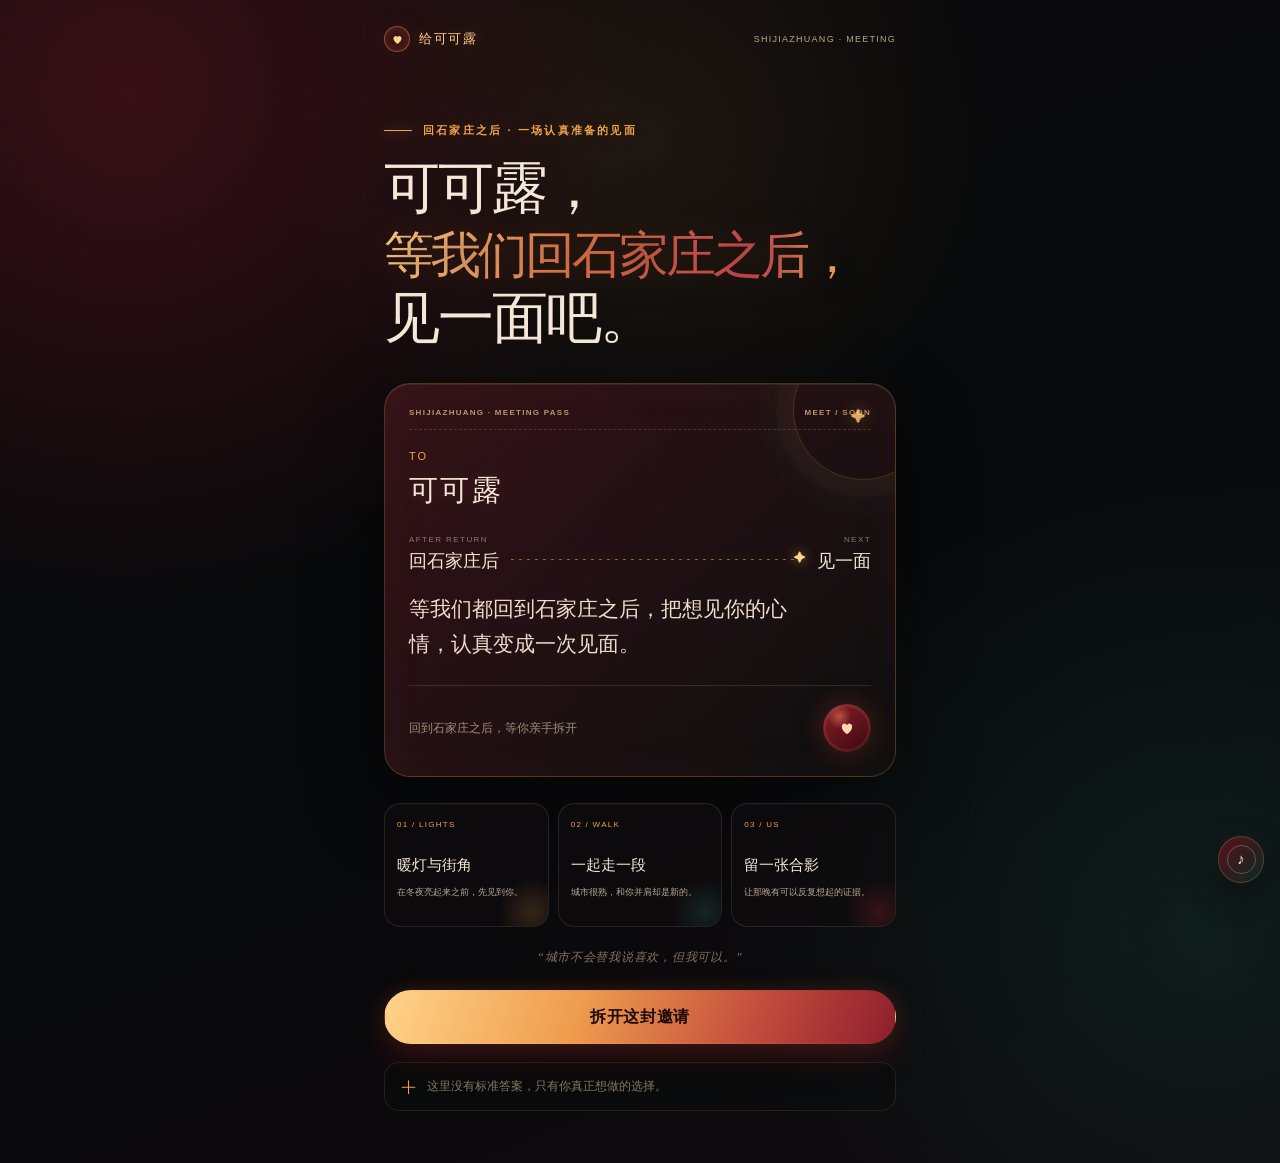
<file: index.html>
<!doctype html>
<html lang="zh-CN">
  <head>
    <meta charset="UTF-8" />
    <meta name="viewport" content="width=device-width, initial-scale=1, viewport-fit=cover" />
    <meta name="theme-color" content="#09090b" />
    <meta
      name="description"
      content="回石家庄之后，给可可露的一封电影感见面邀请。"
    />
    <title>回石家庄之后 · 给可可露的见面邀请</title>
    <style>
      :root {
        --paper: #08090b;
        --paper-deep: #1a1113;
        --ink: #f5e8d8;
        --muted: #bba59d;
        --wine: #8d1c2b;
        --wine-dark: #3c0710;
        --pine: #1e5a4e;
        --pine-dark: #0b2b27;
        --rose: #d56067;
        --rose-light: #27302c;
        --gold: #f0a34a;
        --gold-light: #ffd58b;
        --white: #171214;
        --line: rgba(255, 232, 205, 0.14);
        --shadow: 0 28px 80px rgba(0, 0, 0, 0.48);
        --serif: "Songti SC", "STSong", "Noto Serif SC", "SimSun", serif;
        --sans: "PingFang SC", "Microsoft YaHei", "Noto Sans SC", sans-serif;
      }

      * {
        box-sizing: border-box;
      }

      html {
        background: #070809;
        color: var(--ink);
        font-family: var(--sans);
        -webkit-font-smoothing: antialiased;
        text-rendering: optimizeLegibility;
      }

      body {
        min-width: 320px;
        min-height: 100svh;
        margin: 0;
        overflow-x: hidden;
        background:
          radial-gradient(circle at 10% 8%, rgba(142, 28, 43, 0.34), transparent 32rem),
          radial-gradient(circle at 94% 80%, rgba(21, 91, 79, 0.24), transparent 30rem),
          radial-gradient(circle at 50% 12%, rgba(240, 163, 74, 0.09), transparent 22rem),
          linear-gradient(158deg, #0b090b 0%, #07090a 54%, #10090d 100%);
      }

      body::before {
        position: fixed;
        inset: 0;
        z-index: 6;
        content: "";
        opacity: 0.16;
        mix-blend-mode: soft-light;
        pointer-events: none;
        background-image: url("data:image/svg+xml,%3Csvg viewBox='0 0 180 180' xmlns='http://www.w3.org/2000/svg'%3E%3Cfilter id='n'%3E%3CfeTurbulence type='fractalNoise' baseFrequency='.9' numOctaves='3' stitchTiles='stitch'/%3E%3C/filter%3E%3Crect width='100%25' height='100%25' filter='url(%23n)' opacity='.16'/%3E%3C/svg%3E");
      }

      button,
      input,
      textarea {
        font: inherit;
      }

      button {
        -webkit-tap-highlight-color: transparent;
      }

      button:focus-visible,
      input:focus-visible,
      textarea:focus-visible {
        outline: 3px solid rgba(127, 38, 62, 0.32);
        outline-offset: 3px;
      }

      .ambient {
        position: fixed;
        inset: 0;
        z-index: -1;
        overflow: hidden;
        pointer-events: none;
      }

      .halo {
        position: absolute;
        width: 34rem;
        height: 34rem;
        border: 1px solid rgba(40, 82, 67, 0.1);
        border-radius: 50%;
      }

      .halo--one {
        top: -22rem;
        right: -13rem;
      }

      .halo--two {
        bottom: -25rem;
        left: -16rem;
        width: 42rem;
        height: 42rem;
      }

      .petal {
        position: absolute;
        width: 9px;
        height: 16px;
        border-radius: 100% 0 100% 0;
        background: rgba(185, 91, 105, 0.22);
        animation: drift 12s linear infinite;
      }

      .petal:nth-child(3) {
        top: 10%;
        left: 8%;
        animation-delay: -3s;
      }

      .petal:nth-child(4) {
        top: 28%;
        right: 8%;
        transform: rotate(35deg);
        animation-delay: -7s;
      }

      .petal:nth-child(5) {
        top: 68%;
        left: 12%;
        transform: rotate(-22deg);
        animation-delay: -9s;
      }

      .petal:nth-child(6) {
        top: 80%;
        right: 16%;
        animation-delay: -5s;
      }

      .snow {
        position: absolute;
        width: 5px;
        height: 5px;
        border-radius: 50%;
        background: rgba(255, 253, 247, 0.9);
        box-shadow: 0 0 12px rgba(184, 134, 78, 0.4);
        animation: snow-drift 9s ease-in-out infinite;
      }

      .snow:nth-child(7) {
        top: 13%;
        left: 20%;
        animation-delay: -2s;
      }

      .snow:nth-child(8) {
        top: 19%;
        right: 17%;
        width: 4px;
        height: 4px;
        animation-delay: -6s;
      }

      .snow:nth-child(9) {
        top: 37%;
        left: 7%;
        width: 3px;
        height: 3px;
        animation-delay: -4s;
      }

      .snow:nth-child(10) {
        top: 51%;
        right: 7%;
        animation-delay: -8s;
      }

      .snow:nth-child(11) {
        top: 64%;
        left: 17%;
        width: 4px;
        height: 4px;
        animation-delay: -1s;
      }

      .snow:nth-child(12) {
        top: 76%;
        right: 20%;
        width: 3px;
        height: 3px;
        animation-delay: -5s;
      }

      @keyframes drift {
        0%,
        100% {
          translate: 0 0;
          rotate: 0deg;
        }
        50% {
          translate: 16px 24px;
          rotate: 28deg;
        }
      }

      @keyframes snow-drift {
        0%,
        100% {
          opacity: 0.45;
          translate: 0 0;
        }
        50% {
          opacity: 1;
          translate: 10px 28px;
        }
      }

      .app {
        width: min(100%, 560px);
        min-height: 100svh;
        margin: 0 auto;
        padding:
          max(18px, env(safe-area-inset-top))
          max(18px, env(safe-area-inset-right))
          max(24px, env(safe-area-inset-bottom))
          max(18px, env(safe-area-inset-left));
        display: flex;
        flex-direction: column;
      }

      .topbar {
        display: flex;
        align-items: center;
        justify-content: space-between;
        min-height: 42px;
        color: var(--muted);
        font-size: 11px;
        letter-spacing: 0.18em;
        text-transform: uppercase;
      }

      .brand {
        display: inline-flex;
        align-items: center;
        gap: 9px;
        color: var(--wine);
        font-family: var(--serif);
        font-size: 13px;
        letter-spacing: 0.12em;
      }

      .brand-mark {
        display: grid;
        width: 26px;
        height: 26px;
        place-items: center;
        border: 1px solid rgba(127, 38, 62, 0.28);
        border-radius: 50%;
      }

      .brand-mark svg {
        width: 13px;
      }

      .edition {
        white-space: nowrap;
      }

      .screen {
        width: 100%;
        flex: 1;
        padding: clamp(28px, 7vh, 72px) 0 28px;
      }

      .screen[hidden] {
        display: none;
      }

      .screen.is-entering {
        animation: enter 520ms cubic-bezier(0.22, 1, 0.36, 1) both;
      }

      @keyframes enter {
        from {
          opacity: 0;
          transform: translateY(14px);
        }
        to {
          opacity: 1;
          transform: translateY(0);
        }
      }

      .eyebrow {
        display: flex;
        align-items: center;
        gap: 11px;
        margin: 0 0 18px;
        color: var(--wine);
        font-size: 11px;
        font-weight: 700;
        letter-spacing: 0.2em;
      }

      .eyebrow::before {
        width: 28px;
        height: 1px;
        content: "";
        background: currentColor;
      }

      h1,
      h2,
      p {
        margin-top: 0;
      }

      h1,
      h2 {
        font-family: var(--serif);
        font-weight: 500;
        letter-spacing: -0.035em;
      }

      h1 {
        max-width: 9em;
        margin-bottom: 22px;
        font-size: clamp(42px, 11.5vw, 64px);
        line-height: 1.14;
      }

      h2 {
        margin-bottom: 14px;
        font-size: clamp(30px, 8.4vw, 43px);
        line-height: 1.22;
      }

      .accent {
        color: var(--pine);
      }

      .lead {
        max-width: 29rem;
        margin-bottom: 28px;
        color: var(--muted);
        font-size: 15px;
        line-height: 1.9;
      }

      .hero-card {
        position: relative;
        margin-top: 32px;
        padding: 28px 24px 24px;
        overflow: hidden;
        border: 1px solid rgba(127, 38, 62, 0.14);
        border-radius: 26px;
        background:
          linear-gradient(135deg, rgba(255, 255, 255, 0.78), rgba(255, 249, 242, 0.52)),
          var(--white);
        box-shadow: var(--shadow);
      }

      .hero-card::after {
        position: absolute;
        top: -44px;
        right: -38px;
        width: 138px;
        height: 138px;
        border: 1px solid rgba(184, 134, 78, 0.22);
        border-radius: 50%;
        content: "";
        box-shadow:
          0 0 0 17px rgba(184, 134, 78, 0.04),
          0 0 0 36px rgba(184, 134, 78, 0.025);
      }

      .hero-card::before {
        position: absolute;
        top: 25px;
        right: 28px;
        z-index: 1;
        color: var(--gold);
        content: "✦";
        font-family: var(--serif);
        font-size: 18px;
        opacity: 0.85;
      }

      .hero-to {
        margin-bottom: 18px;
        color: var(--wine);
        font-size: 11px;
        letter-spacing: 0.18em;
      }

      .hero-name {
        display: block;
        margin-top: 9px;
        font-family: var(--serif);
        font-size: 29px;
        letter-spacing: 0.08em;
      }

      .hero-line {
        max-width: 19em;
        margin: 0 0 24px;
        color: var(--ink);
        font-family: var(--serif);
        font-size: 21px;
        line-height: 1.65;
      }

      .signature {
        display: flex;
        align-items: center;
        justify-content: space-between;
        gap: 18px;
        padding-top: 18px;
        border-top: 1px solid var(--line);
        color: var(--muted);
        font-size: 12px;
      }

      .wax-seal {
        display: grid;
        width: 48px;
        height: 48px;
        flex: 0 0 auto;
        place-items: center;
        border-radius: 50%;
        color: #f6dbdc;
        background:
          radial-gradient(circle at 34% 26%, #a94759, transparent 25%),
          linear-gradient(145deg, #8c2a41, #611a2c);
        box-shadow:
          inset 0 0 0 3px rgba(255, 255, 255, 0.09),
          0 8px 20px rgba(91, 23, 41, 0.24);
      }

      .wax-seal svg {
        width: 20px;
      }

      .action-zone {
        margin-top: 30px;
      }

      .btn {
        width: 100%;
        min-height: 54px;
        padding: 14px 22px;
        border: 1px solid transparent;
        border-radius: 999px;
        cursor: pointer;
        transition:
          transform 180ms ease,
          background 180ms ease,
          border-color 180ms ease,
          box-shadow 180ms ease,
          opacity 180ms ease;
      }

      .btn:hover {
        transform: translateY(-1px);
      }

      .btn:active {
        transform: scale(0.985);
      }

      .btn:disabled {
        cursor: not-allowed;
        opacity: 0.42;
        transform: none;
      }

      .btn--primary {
        color: #fff9f4;
        background: linear-gradient(135deg, var(--wine), var(--pine-dark) 72%, var(--pine));
        box-shadow: 0 13px 30px rgba(91, 23, 41, 0.2);
        font-weight: 700;
        letter-spacing: 0.04em;
      }

      .btn--primary:hover {
        box-shadow: 0 16px 34px rgba(91, 23, 41, 0.26);
      }

      .btn--secondary {
        color: var(--wine);
        border-color: rgba(127, 38, 62, 0.2);
        background: rgba(255, 251, 246, 0.64);
      }

      .btn--ghost {
        min-height: auto;
        padding: 8px 10px;
        border: 0;
        color: var(--muted);
        background: transparent;
        font-size: 13px;
      }

      .button-stack {
        display: grid;
        gap: 11px;
        margin-top: 30px;
      }

      .button-row {
        display: flex;
        gap: 10px;
      }

      .button-row .btn {
        flex: 1;
      }

      .note {
        display: flex;
        gap: 10px;
        margin-top: 18px;
        padding: 13px 15px;
        border: 1px solid rgba(184, 134, 78, 0.15);
        border-radius: 15px;
        color: var(--muted);
        background: rgba(255, 250, 244, 0.5);
        font-size: 12px;
        line-height: 1.7;
      }

      .note svg {
        width: 17px;
        flex: 0 0 auto;
        margin-top: 2px;
        color: var(--gold);
      }

      .counter {
        display: inline-flex;
        align-items: center;
        gap: 7px;
        margin-bottom: 24px;
        padding: 7px 11px;
        border: 1px solid var(--line);
        border-radius: 999px;
        color: var(--muted);
        background: rgba(255, 255, 255, 0.38);
        font-size: 11px;
        letter-spacing: 0.08em;
      }

      .counter-dots {
        display: flex;
        gap: 4px;
      }

      .counter-dot {
        width: 5px;
        height: 5px;
        border-radius: 50%;
        background: rgba(127, 38, 62, 0.2);
      }

      .counter-dot.is-on {
        background: var(--wine);
      }

      .progress {
        display: flex;
        gap: 7px;
        margin-bottom: 30px;
      }

      .progress span {
        height: 3px;
        flex: 1;
        overflow: hidden;
        border-radius: 999px;
        background: rgba(127, 38, 62, 0.12);
      }

      .progress span::after {
        display: block;
        width: var(--fill, 0%);
        height: 100%;
        border-radius: inherit;
        content: "";
        background: linear-gradient(90deg, var(--rose), var(--wine));
        transition: width 350ms ease;
      }

      .step-label {
        margin-bottom: 10px;
        color: var(--gold);
        font-size: 11px;
        font-weight: 700;
        letter-spacing: 0.16em;
      }

      .hint {
        margin: -4px 0 24px;
        color: var(--muted);
        font-size: 13px;
        line-height: 1.7;
      }

      .choice-grid {
        display: grid;
        grid-template-columns: repeat(2, minmax(0, 1fr));
        gap: 11px;
        margin-top: 26px;
      }

      .choice-card {
        position: relative;
        min-height: 112px;
        padding: 18px 15px;
        overflow: hidden;
        text-align: left;
        border: 1px solid var(--line);
        border-radius: 19px;
        color: var(--ink);
        background: rgba(255, 252, 248, 0.62);
        cursor: pointer;
        transition:
          transform 180ms ease,
          border-color 180ms ease,
          background 180ms ease,
          box-shadow 180ms ease;
      }

      .choice-card:hover {
        transform: translateY(-2px);
        border-color: rgba(127, 38, 62, 0.28);
        box-shadow: 0 10px 24px rgba(74, 39, 37, 0.08);
      }

      .choice-card.is-selected {
        border-color: var(--wine);
        background:
          linear-gradient(145deg, rgba(255, 248, 245, 0.96), rgba(246, 226, 224, 0.76));
        box-shadow: 0 12px 28px rgba(91, 23, 41, 0.11);
      }

      .choice-card.is-selected::after {
        position: absolute;
        top: 12px;
        right: 12px;
        display: grid;
        width: 21px;
        height: 21px;
        place-items: center;
        border-radius: 50%;
        color: white;
        content: "✓";
        background: var(--wine);
        font-size: 11px;
        font-weight: 800;
      }

      .choice-icon {
        display: grid;
        width: 34px;
        height: 34px;
        margin-bottom: 18px;
        place-items: center;
        border-radius: 12px;
        color: var(--wine);
        background: rgba(217, 133, 144, 0.13);
      }

      .choice-icon svg {
        width: 18px;
        height: 18px;
      }

      .choice-title {
        display: block;
        margin-bottom: 5px;
        font-family: var(--serif);
        font-size: 17px;
        font-weight: 600;
      }

      .choice-desc {
        display: block;
        color: var(--muted);
        font-size: 11px;
        line-height: 1.5;
      }

      .pills {
        display: flex;
        flex-wrap: wrap;
        gap: 10px;
        margin: 24px 0 30px;
      }

      .pill {
        min-height: 45px;
        padding: 10px 16px;
        border: 1px solid var(--line);
        border-radius: 999px;
        color: var(--ink);
        background: rgba(255, 252, 248, 0.66);
        cursor: pointer;
        transition: 180ms ease;
      }

      .pill:hover {
        border-color: rgba(127, 38, 62, 0.3);
      }

      .pill.is-selected {
        color: white;
        border-color: var(--wine);
        background: var(--wine);
      }

      .field {
        width: 100%;
        min-height: 54px;
        padding: 14px 17px;
        margin-bottom: 14px;
        border: 1px solid var(--line);
        border-radius: 16px;
        color: var(--ink);
        background: rgba(255, 252, 248, 0.78);
      }

      .field::placeholder {
        color: #a28e87;
      }

      textarea.field {
        min-height: 150px;
        resize: vertical;
        line-height: 1.75;
      }

      .date-wrap {
        position: relative;
      }

      .date-wrap input {
        padding-right: 50px;
      }

      .date-wrap svg {
        position: absolute;
        top: 50%;
        right: 17px;
        width: 20px;
        color: var(--wine);
        pointer-events: none;
        transform: translateY(-50%);
      }

      .summary-card {
        position: relative;
        margin: 26px 0 18px;
        padding: 24px 22px;
        border: 1px solid rgba(127, 38, 62, 0.17);
        border-radius: 23px;
        background:
          linear-gradient(150deg, rgba(255, 255, 255, 0.88), rgba(250, 235, 226, 0.7)),
          var(--white);
        box-shadow: 0 18px 48px rgba(74, 39, 37, 0.09);
      }

      .summary-card::before {
        position: absolute;
        top: 14px;
        right: 14px;
        bottom: 14px;
        left: 14px;
        border: 1px solid rgba(184, 134, 78, 0.15);
        border-radius: 16px;
        content: "";
        pointer-events: none;
      }

      .summary-head {
        position: relative;
        margin-bottom: 21px;
        padding-bottom: 17px;
        border-bottom: 1px solid var(--line);
      }

      .summary-kicker {
        margin-bottom: 7px;
        color: var(--gold);
        font-size: 10px;
        font-weight: 700;
        letter-spacing: 0.18em;
      }

      .summary-title {
        margin: 0;
        font-family: var(--serif);
        font-size: 24px;
      }

      .summary-list {
        position: relative;
        display: grid;
        gap: 13px;
        margin: 0;
      }

      .summary-row {
        display: grid;
        grid-template-columns: 72px 1fr;
        gap: 10px;
        align-items: start;
      }

      .summary-row dt {
        color: var(--muted);
        font-size: 11px;
        letter-spacing: 0.08em;
      }

      .summary-row dd {
        margin: 0;
        font-size: 14px;
        font-weight: 600;
        line-height: 1.6;
      }

      .summary-promise {
        position: relative;
        margin: 22px 0 0;
        padding-top: 17px;
        border-top: 1px dashed rgba(127, 38, 62, 0.2);
        color: var(--wine);
        font-family: var(--serif);
        font-size: 14px;
        line-height: 1.7;
        text-align: center;
      }

      .final-decline {
        padding-top: 20px;
      }

      .decline-symbol {
        display: grid;
        width: 62px;
        height: 62px;
        margin-bottom: 24px;
        place-items: center;
        border: 1px solid rgba(127, 38, 62, 0.17);
        border-radius: 50%;
        color: var(--wine);
        background: rgba(255, 251, 246, 0.6);
      }

      .decline-symbol svg {
        width: 27px;
      }

      .toast {
        position: fixed;
        right: 20px;
        bottom: max(24px, env(safe-area-inset-bottom));
        left: 20px;
        z-index: 20;
        width: fit-content;
        max-width: calc(100% - 40px);
        margin: 0 auto;
        padding: 12px 18px;
        border: 1px solid rgba(255, 255, 255, 0.14);
        border-radius: 999px;
        color: #fff;
        background: rgba(52, 34, 31, 0.92);
        box-shadow: 0 12px 30px rgba(40, 20, 20, 0.24);
        font-size: 13px;
        opacity: 0;
        pointer-events: none;
        transform: translateY(10px);
        transition: 220ms ease;
      }

      .toast.is-visible {
        opacity: 1;
        transform: translateY(0);
      }

      .footer-note {
        padding: 18px 0 2px;
        color: rgba(128, 107, 100, 0.72);
        font-size: 10px;
        letter-spacing: 0.08em;
        text-align: center;
      }

      .music-dock {
        position: fixed;
        right: max(16px, env(safe-area-inset-right));
        bottom: max(17px, env(safe-area-inset-bottom));
        z-index: 18;
        display: flex;
        max-width: calc(100vw - 32px);
        flex-direction: column;
        align-items: flex-end;
        gap: 8px;
      }

      .music-toggle {
        display: flex;
        width: 46px;
        min-height: 46px;
        align-items: center;
        justify-content: center;
        gap: 10px;
        padding: 8px;
        border: 1px solid rgba(255, 248, 239, 0.34);
        border-radius: 999px;
        color: #fffaf4;
        background: linear-gradient(135deg, rgba(91, 23, 41, 0.96), rgba(24, 58, 47, 0.96));
        box-shadow: 0 12px 32px rgba(38, 24, 22, 0.25);
        cursor: pointer;
        backdrop-filter: blur(12px);
      }

      .music-note {
        position: relative;
        display: grid;
        width: 29px;
        height: 29px;
        flex: 0 0 auto;
        place-items: center;
        border: 1px solid rgba(255, 255, 255, 0.24);
        border-radius: 50%;
        font-family: var(--serif);
        font-size: 15px;
      }

      .music-note::after {
        position: absolute;
        inset: -4px;
        border: 1px solid rgba(235, 210, 173, 0.36);
        border-radius: 50%;
        content: "";
        opacity: 0;
      }

      .music-dock.is-open .music-note::after {
        animation: music-pulse 2.4s ease-out infinite;
      }

      @keyframes music-pulse {
        0% {
          opacity: 0.7;
          transform: scale(0.86);
        }
        80%,
        100% {
          opacity: 0;
          transform: scale(1.3);
        }
      }

      .music-meta {
        display: none;
        min-width: 0;
        text-align: left;
      }

      .music-dock.is-open .music-toggle {
        width: auto;
        justify-content: flex-start;
        padding: 8px 14px 8px 9px;
      }

      .music-dock.is-open .music-meta {
        display: grid;
      }

      .music-title {
        max-width: 155px;
        overflow: hidden;
        font-family: var(--serif);
        font-size: 12px;
        font-weight: 600;
        letter-spacing: 0.02em;
        text-overflow: ellipsis;
        white-space: nowrap;
      }

      .music-hint {
        color: rgba(255, 250, 244, 0.66);
        font-size: 9px;
        letter-spacing: 0.09em;
      }

      .music-panel {
        width: min(286px, calc(100vw - 32px));
        padding: 12px;
        border: 1px solid rgba(127, 38, 62, 0.14);
        border-radius: 16px;
        background: rgba(255, 251, 246, 0.96);
        box-shadow: 0 18px 50px rgba(59, 30, 30, 0.2);
        backdrop-filter: blur(18px);
      }

      .music-panel[hidden] {
        display: none;
      }

      .music-track {
        display: grid;
        grid-template-columns: 54px minmax(0, 1fr) 38px;
        gap: 11px;
        align-items: center;
      }

      .music-cover {
        width: 54px;
        height: 54px;
        object-fit: cover;
        border-radius: 11px;
        background: var(--paper-deep);
        box-shadow: 0 7px 16px rgba(49, 27, 27, 0.13);
      }

      .music-track-copy {
        min-width: 0;
      }

      .music-track-kicker {
        margin-bottom: 3px;
        color: var(--gold);
        font-size: 8px;
        font-weight: 700;
        letter-spacing: 0.13em;
      }

      .music-track-title {
        display: block;
        overflow: hidden;
        color: var(--ink);
        font-family: var(--serif);
        font-size: 13px;
        font-weight: 600;
        line-height: 1.25;
        text-overflow: ellipsis;
        white-space: nowrap;
      }

      .music-track-artist {
        display: block;
        margin-top: 3px;
        color: var(--muted);
        font-size: 10px;
      }

      .music-play {
        display: grid;
        width: 38px;
        height: 38px;
        padding: 0;
        place-items: center;
        border: 0;
        border-radius: 50%;
        color: white;
        background: linear-gradient(145deg, var(--wine), var(--pine-dark));
        box-shadow: 0 8px 18px rgba(61, 25, 33, 0.18);
        cursor: pointer;
      }

      .music-play svg {
        width: 15px;
        height: 15px;
      }

      .music-progress {
        height: 3px;
        margin: 11px 2px 7px;
        overflow: hidden;
        border-radius: 999px;
        background: rgba(127, 38, 62, 0.12);
      }

      .music-progress span {
        display: block;
        width: 0;
        height: 100%;
        border-radius: inherit;
        background: linear-gradient(90deg, var(--rose), var(--wine));
      }

      .music-source {
        display: flex;
        align-items: center;
        justify-content: space-between;
        gap: 12px;
        padding: 0 2px;
        color: var(--muted);
        font-size: 9px;
      }

      .music-source a {
        color: var(--wine);
        font-weight: 700;
        text-decoration: none;
      }

      .music-dock.is-open ~ .toast {
        bottom: 112px;
      }

      /* Cinematic night edition */
      .app {
        position: relative;
        z-index: 2;
      }

      .light-leak {
        position: absolute;
        top: -20%;
        left: -28%;
        width: 74%;
        height: 70%;
        background:
          linear-gradient(122deg, transparent 20%, rgba(238, 136, 55, 0.17) 46%, transparent 70%),
          radial-gradient(ellipse, rgba(190, 45, 44, 0.17), transparent 67%);
        filter: blur(24px);
        opacity: 0.82;
        transform: rotate(-8deg);
        animation: leak-breathe 10s ease-in-out infinite alternate;
      }

      @keyframes leak-breathe {
        to {
          opacity: 0.52;
          transform: translate3d(5%, 3%, 0) rotate(-3deg) scale(1.08);
        }
      }

      .rain-layer {
        position: absolute;
        inset: 0;
        background-image: repeating-linear-gradient(
          104deg,
          transparent 0,
          transparent 28px,
          rgba(221, 239, 232, 0.045) 29px,
          transparent 31px,
          transparent 64px
        );
        opacity: 0.48;
        animation: rain-slide 14s linear infinite;
      }

      @keyframes rain-slide {
        to {
          background-position: -380px 620px;
        }
      }

      .bokeh {
        position: absolute;
        border-radius: 50%;
        filter: blur(10px);
        opacity: 0.42;
        animation: bokeh-float 13s ease-in-out infinite;
      }

      .bokeh--one {
        top: 12%;
        left: -8%;
        width: 150px;
        height: 150px;
        border: 1px solid rgba(255, 190, 96, 0.3);
        background: radial-gradient(circle, rgba(255, 183, 74, 0.22), transparent 67%);
      }

      .bokeh--two {
        top: 27%;
        right: -13%;
        width: 210px;
        height: 210px;
        border: 1px solid rgba(92, 176, 144, 0.19);
        background: radial-gradient(circle, rgba(38, 132, 104, 0.17), transparent 68%);
        animation-delay: -5s;
      }

      .bokeh--three {
        top: 51%;
        left: 4%;
        width: 92px;
        height: 92px;
        background: radial-gradient(circle, rgba(218, 77, 44, 0.17), transparent 70%);
        animation-delay: -8s;
      }

      .bokeh--four {
        right: 16%;
        bottom: 18%;
        width: 112px;
        height: 112px;
        background: radial-gradient(circle, rgba(255, 203, 115, 0.16), transparent 70%);
        animation-delay: -3s;
      }

      @keyframes bokeh-float {
        0%,
        100% {
          translate: 0 0;
        }
        50% {
          translate: 13px -19px;
        }
      }

      .cityline {
        position: absolute;
        right: -4%;
        bottom: -7px;
        left: -4%;
        height: 210px;
        opacity: 0.42;
        mask-image: linear-gradient(to top, black 26%, transparent 100%);
      }

      .cityline svg {
        width: 100%;
        height: 100%;
      }

      .citylights {
        fill: none;
        stroke: rgba(244, 170, 79, 0.6);
        stroke-width: 2;
        stroke-linecap: round;
      }

      .topbar {
        color: rgba(255, 231, 199, 0.7);
      }

      .brand {
        color: var(--gold-light);
        text-shadow: 0 0 18px rgba(240, 163, 74, 0.3);
      }

      .brand-mark {
        border-color: rgba(240, 163, 74, 0.45);
        background: rgba(141, 28, 43, 0.18);
        box-shadow:
          inset 0 0 12px rgba(240, 163, 74, 0.15),
          0 0 22px rgba(141, 28, 43, 0.2);
      }

      .edition {
        max-width: 47%;
        overflow: hidden;
        font-size: 9px;
        letter-spacing: 0.14em;
        text-overflow: ellipsis;
      }

      .screen {
        position: relative;
      }

      .eyebrow,
      .step-label {
        color: var(--gold);
        text-shadow: 0 0 20px rgba(240, 163, 74, 0.18);
      }

      .eyebrow::before {
        box-shadow: 0 0 10px rgba(240, 163, 74, 0.55);
      }

      h1,
      h2 {
        text-shadow:
          0 3px 26px rgba(0, 0, 0, 0.42),
          0 0 28px rgba(240, 163, 74, 0.04);
      }

      .welcome-title {
        max-width: 11em;
        font-size: clamp(36px, 9.5vw, 56px);
        line-height: 1.16;
      }

      .welcome-title .accent {
        display: inline-block;
        font-size: 0.9em;
        letter-spacing: -0.06em;
        white-space: nowrap;
      }

      .accent {
        color: transparent;
        background: linear-gradient(95deg, #ffd083 0%, #e6764a 42%, #c94850 78%, #f2b15f 100%);
        background-clip: text;
        -webkit-background-clip: text;
        filter: drop-shadow(0 0 16px rgba(225, 106, 68, 0.2));
      }

      .lead {
        color: var(--muted);
      }

      .hero-card {
        border-color: rgba(240, 163, 74, 0.24);
        background:
          linear-gradient(135deg, rgba(54, 18, 23, 0.91), rgba(11, 15, 15, 0.94)),
          var(--white);
        box-shadow:
          0 30px 76px rgba(0, 0, 0, 0.42),
          inset 0 1px 0 rgba(255, 232, 202, 0.07),
          inset 0 0 55px rgba(240, 104, 62, 0.045);
      }

      .hero-card::after {
        border-color: rgba(240, 163, 74, 0.22);
        box-shadow:
          0 0 0 17px rgba(240, 163, 74, 0.025),
          0 0 0 36px rgba(30, 90, 78, 0.05),
          0 0 50px rgba(240, 163, 74, 0.08);
      }

      .hero-card::before {
        z-index: 2;
        color: #ffc66d;
        font-size: 15px;
        letter-spacing: 0.08em;
        text-shadow: 0 0 18px rgba(240, 163, 74, 0.7);
      }

      .ticket-head {
        display: flex;
        align-items: center;
        justify-content: space-between;
        margin: -4px 0 20px;
        padding-bottom: 12px;
        border-bottom: 1px dashed rgba(255, 224, 187, 0.17);
        color: rgba(255, 212, 153, 0.68);
        font-size: 8px;
        font-weight: 700;
        letter-spacing: 0.16em;
      }

      .hero-to {
        color: var(--gold);
      }

      .hero-name {
        color: var(--ink);
        text-shadow: 0 0 22px rgba(255, 195, 117, 0.15);
      }

      .hero-line {
        color: #f1dccc;
      }

      .ticket-route {
        display: grid;
        grid-template-columns: auto 1fr auto;
        gap: 12px;
        align-items: end;
        margin: 24px 0 19px;
      }

      .ticket-stop {
        display: grid;
        gap: 5px;
      }

      .ticket-stop--end {
        text-align: right;
      }

      .ticket-stop span {
        color: rgba(255, 231, 199, 0.48);
        font-size: 8px;
        letter-spacing: 0.18em;
      }

      .ticket-stop strong {
        font-family: var(--serif);
        font-size: 18px;
        font-weight: 500;
      }

      .ticket-track {
        position: relative;
        display: flex;
        align-items: center;
        height: 25px;
        margin-bottom: 1px;
      }

      .ticket-track::before {
        width: 100%;
        height: 1px;
        content: "";
        background: repeating-linear-gradient(
          90deg,
          rgba(240, 163, 74, 0.55) 0 3px,
          transparent 3px 8px
        );
      }

      .ticket-track::after {
        position: absolute;
        right: 0;
        color: #ffd391;
        content: "✦";
        font-size: 12px;
        text-shadow: 0 0 12px rgba(255, 180, 85, 0.65);
        transform: translate(1px, -1px);
      }

      .signature {
        border-color: rgba(255, 232, 205, 0.12);
        color: rgba(255, 229, 198, 0.58);
      }

      .wax-seal {
        color: #ffd6ad;
        background:
          radial-gradient(circle at 34% 26%, #ba4f43, transparent 25%),
          linear-gradient(145deg, #8d1f2b, #39080d);
        box-shadow:
          inset 0 0 0 3px rgba(255, 220, 183, 0.08),
          0 0 28px rgba(195, 60, 43, 0.35);
      }

      .mood-strip {
        display: grid;
        grid-template-columns: repeat(3, minmax(0, 1fr));
        gap: 9px;
        margin-top: 26px;
      }

      .mood-card {
        position: relative;
        min-height: 124px;
        padding: 16px 12px 13px;
        overflow: hidden;
        border: 1px solid rgba(255, 230, 200, 0.11);
        border-radius: 16px;
        background: rgba(15, 13, 14, 0.67);
        box-shadow: inset 0 1px 0 rgba(255, 255, 255, 0.025);
      }

      .mood-card::after {
        position: absolute;
        right: -18px;
        bottom: -20px;
        width: 68px;
        height: 68px;
        border-radius: 50%;
        content: "";
        background: radial-gradient(circle, rgba(240, 163, 74, 0.18), transparent 70%);
      }

      .mood-card:nth-child(2)::after {
        background: radial-gradient(circle, rgba(42, 118, 97, 0.25), transparent 70%);
      }

      .mood-card:nth-child(3)::after {
        background: radial-gradient(circle, rgba(158, 33, 49, 0.28), transparent 70%);
      }

      .mood-index {
        display: block;
        margin-bottom: 27px;
        color: var(--gold);
        font-size: 8px;
        letter-spacing: 0.16em;
      }

      .mood-card strong {
        display: block;
        margin-bottom: 6px;
        font-family: var(--serif);
        font-size: 15px;
        font-weight: 500;
      }

      .mood-card small {
        color: var(--muted);
        font-size: 9px;
        line-height: 1.55;
      }

      .whisper {
        margin: 22px 3px 0;
        color: rgba(255, 224, 188, 0.49);
        font-family: var(--serif);
        font-size: 12px;
        font-style: italic;
        letter-spacing: 0.06em;
        text-align: center;
      }

      .action-zone {
        margin-top: 24px;
      }

      .btn--primary {
        color: #1b0a09;
        background: linear-gradient(110deg, #ffd38a 0%, #ef9c4e 38%, #c34d3d 72%, #8e1e2d 100%);
        box-shadow:
          0 13px 32px rgba(107, 20, 29, 0.36),
          0 0 24px rgba(240, 163, 74, 0.13);
        font-weight: 800;
      }

      .btn--primary:hover {
        box-shadow:
          0 18px 38px rgba(107, 20, 29, 0.44),
          0 0 30px rgba(240, 163, 74, 0.2);
      }

      .btn--secondary {
        color: var(--gold-light);
        border-color: rgba(240, 163, 74, 0.27);
        background: rgba(255, 246, 229, 0.045);
      }

      .btn--ghost {
        color: rgba(255, 225, 190, 0.56);
      }

      .note {
        color: rgba(255, 228, 195, 0.5);
        border-color: rgba(240, 163, 74, 0.14);
        background: rgba(9, 12, 12, 0.52);
      }

      .counter {
        color: var(--muted);
        border-color: rgba(255, 226, 194, 0.13);
        background: rgba(20, 16, 17, 0.7);
      }

      .counter-dot {
        background: rgba(255, 220, 180, 0.16);
      }

      .counter-dot.is-on {
        background: var(--gold);
        box-shadow: 0 0 8px rgba(240, 163, 74, 0.7);
      }

      .progress span {
        background: rgba(255, 231, 199, 0.1);
      }

      .progress span::after {
        background: linear-gradient(90deg, #8e1e2d, #ef9c4e, #2a806c);
        box-shadow: 0 0 10px rgba(240, 163, 74, 0.2);
      }

      .choice-card {
        color: var(--ink);
        border-color: rgba(255, 230, 201, 0.1);
        background:
          linear-gradient(145deg, rgba(35, 26, 28, 0.72), rgba(10, 14, 14, 0.78));
      }

      .choice-card:hover {
        border-color: rgba(240, 163, 74, 0.38);
        box-shadow:
          0 14px 30px rgba(0, 0, 0, 0.28),
          0 0 25px rgba(240, 163, 74, 0.07);
      }

      .choice-card.is-selected {
        border-color: rgba(255, 184, 83, 0.72);
        background:
          linear-gradient(145deg, rgba(79, 25, 28, 0.9), rgba(14, 46, 40, 0.66));
        box-shadow:
          0 16px 32px rgba(0, 0, 0, 0.32),
          inset 0 0 28px rgba(240, 163, 74, 0.055);
      }

      .choice-card.is-selected::after {
        color: #1a0908;
        background: var(--gold-light);
        box-shadow: 0 0 14px rgba(240, 163, 74, 0.45);
      }

      .choice-icon {
        color: var(--gold);
        background: rgba(240, 163, 74, 0.09);
      }

      .choice-desc,
      .hint {
        color: var(--muted);
      }

      .pill {
        color: var(--ink);
        border-color: rgba(255, 230, 201, 0.12);
        background: rgba(25, 20, 21, 0.72);
      }

      .pill.is-selected {
        color: #160a08;
        border-color: var(--gold-light);
        background: linear-gradient(120deg, #ffd084, #d66a46);
        box-shadow: 0 0 20px rgba(240, 163, 74, 0.16);
      }

      .field {
        color: var(--ink);
        border-color: rgba(255, 229, 198, 0.13);
        background: rgba(20, 16, 17, 0.8);
      }

      .field::placeholder {
        color: rgba(204, 177, 168, 0.48);
      }

      .date-wrap svg {
        color: var(--gold);
      }

      .summary-card {
        border-color: rgba(240, 163, 74, 0.22);
        background:
          linear-gradient(150deg, rgba(69, 21, 26, 0.92), rgba(10, 25, 22, 0.9)),
          var(--white);
        box-shadow:
          0 24px 60px rgba(0, 0, 0, 0.42),
          inset 0 0 55px rgba(240, 163, 74, 0.035);
      }

      .summary-card::before {
        border-color: rgba(255, 221, 179, 0.13);
      }

      .summary-head {
        border-color: rgba(255, 228, 195, 0.13);
      }

      .summary-row dt {
        color: rgba(255, 219, 178, 0.53);
      }

      .summary-promise {
        border-color: rgba(255, 219, 178, 0.17);
        color: var(--gold-light);
      }

      .decline-symbol {
        color: var(--gold);
        border-color: rgba(240, 163, 74, 0.25);
        background: rgba(22, 16, 17, 0.7);
        box-shadow: 0 0 30px rgba(240, 163, 74, 0.08);
      }

      /* Dark music and entry surfaces */
      .sound-gate {
        background:
          radial-gradient(circle at 18% 12%, rgba(145, 29, 45, 0.46), transparent 26rem),
          radial-gradient(circle at 82% 86%, rgba(25, 91, 76, 0.34), transparent 28rem),
          linear-gradient(145deg, #08090b, #140a0d 64%, #08120f);
      }

      .sound-card {
        border-color: rgba(240, 163, 74, 0.2);
        background: rgba(18, 13, 15, 0.9);
        box-shadow:
          0 35px 90px rgba(0, 0, 0, 0.6),
          inset 0 1px 0 rgba(255, 234, 209, 0.04);
      }

      .sound-card p {
        color: var(--muted);
      }

      .sound-cover-wrap::before,
      .sound-cover-wrap::after {
        border-color: rgba(240, 163, 74, 0.3);
      }

      .music-toggle {
        border-color: rgba(255, 219, 169, 0.18);
        color: var(--ink);
        background: linear-gradient(135deg, rgba(93, 17, 28, 0.97), rgba(9, 42, 36, 0.97));
        box-shadow:
          0 12px 32px rgba(0, 0, 0, 0.42),
          0 0 24px rgba(240, 163, 74, 0.06);
      }

      .music-hint {
        color: rgba(255, 226, 193, 0.55);
      }

      .music-panel {
        border-color: rgba(240, 163, 74, 0.18);
        background: rgba(18, 14, 15, 0.96);
        box-shadow: 0 18px 50px rgba(0, 0, 0, 0.52);
      }

      .music-track-kicker {
        color: #f7ad5a;
      }

      .music-track-title {
        color: var(--ink);
      }

      .music-track-artist,
      .music-source {
        color: var(--muted);
      }

      .music-play {
        color: #180b08;
        background: linear-gradient(145deg, #ffd28b, #d76243);
      }

      .music-progress {
        background: rgba(255, 230, 200, 0.1);
      }

      .music-source a {
        color: var(--gold-light);
      }

      .toast {
        color: #170b08;
        background: rgba(255, 208, 133, 0.96);
        box-shadow: 0 12px 30px rgba(0, 0, 0, 0.38);
      }

      @media (max-width: 380px) {
        .mood-card {
          min-height: 118px;
          padding: 14px 9px 12px;
        }

        .mood-card strong {
          font-size: 13px;
        }

        .mood-card small {
          font-size: 8px;
        }
      }

      @media (max-width: 380px) {
        .app {
          padding-right: 15px;
          padding-left: 15px;
        }

        .choice-card {
          min-height: 105px;
          padding: 15px 13px;
        }

        .choice-title {
          font-size: 15px;
        }
      }

      @media (min-width: 760px) {
        .screen {
          padding-top: 7vh;
        }

        .app {
          padding-right: 24px;
          padding-left: 24px;
        }
      }

      @media (prefers-reduced-motion: reduce) {
        *,
        *::before,
        *::after {
          scroll-behavior: auto !important;
          animation-duration: 0.01ms !important;
          animation-iteration-count: 1 !important;
          transition-duration: 0.01ms !important;
        }
      }
    </style>
  </head>
  <body>
    <div class="ambient" aria-hidden="true">
      <div class="light-leak"></div>
      <div class="rain-layer"></div>
      <span class="bokeh bokeh--one"></span>
      <span class="bokeh bokeh--two"></span>
      <span class="bokeh bokeh--three"></span>
      <span class="bokeh bokeh--four"></span>
      <div class="halo halo--one"></div>
      <div class="halo halo--two"></div>
      <span class="petal"></span>
      <span class="petal"></span>
      <span class="petal"></span>
      <span class="petal"></span>
      <span class="snow"></span>
      <span class="snow"></span>
      <span class="snow"></span>
      <span class="snow"></span>
      <span class="snow"></span>
      <span class="snow"></span>
      <div class="cityline">
        <svg viewBox="0 0 1440 320" preserveAspectRatio="none">
          <path
            d="M0 251h64v-42h22v-30h44v43h26v-66h58v64h35v-24h22v-76h49v80h31v-35h65v32h44v-54h26v54h37v-85h54v87h39v-29h20v29h26v-65h60v67h32v-47h17v-83l9-24 9 24v82h14v-39h56v42h34v-70h80v69h28v-24h48v26h41v-92h51v94h37v-55h20v55h33v-70h63v68h34v-30h17v-113h5l7-34 7 34h5v117h20v-44h53v43h30v-65h49v68h42v-38h17v-21h5l3-109 5-107 5 107 3 109h5v26h17v33h41v-55h59v57h30v-35h21v35h39v-72h60v74h38v-29h17v-56h51v52h29v-44h52v49h36v-67h27v65h38v-35h17v38h43v-53h32v-29h42v29h36v55h35v-10H0Z"
            fill="#060708"
          />
          <g class="citylights">
            <path d="M151 101v-27M143 114h16M961 80v-92M949 106h24M970 51l-11 22M970 51l11 22" />
            <path d="M222 166h30M314 151h24M436 141h29M607 143h18M741 147h26M1084 148h28M1266 145h18" />
            <path d="M0 281c219-24 384-12 558 4s355 5 511-9 251-15 371-5" opacity=".5" />
            <path d="m0 302 391-28 329 18 345 8 375-20" opacity=".25" />
          </g>
        </svg>
      </div>
    </div>

    <main class="app">
      <header class="topbar">
        <div class="brand">
          <span class="brand-mark" aria-hidden="true">
            <svg viewBox="0 0 24 24" fill="none">
              <path
                d="M12 20.2S4.6 15.7 4.6 9.9A4.2 4.2 0 0 1 12 7.2a4.2 4.2 0 0 1 7.4 2.7c0 5.8-7.4 10.3-7.4 10.3Z"
                fill="currentColor"
              />
            </svg>
          </span>
          给可可露
        </div>
        <span class="edition">SHIJIAZHUANG · MEETING</span>
      </header>

      <section class="screen is-entering" id="screen-welcome" aria-labelledby="welcome-title">
        <p class="eyebrow">回石家庄之后 · 一场认真准备的见面</p>
        <h1 class="welcome-title" id="welcome-title">
          可可露，<br /><span class="accent">等我们回石家庄之后，</span><br />见一面吧。
        </h1>
        <article class="hero-card">
          <div class="ticket-head">
            <span>SHIJIAZHUANG · MEETING PASS</span>
            <span>MEET / SOON</span>
          </div>
          <div class="hero-to">
            TO
            <span class="hero-name">可可露</span>
          </div>
          <div class="ticket-route">
            <div class="ticket-stop">
              <span>AFTER RETURN</span>
              <strong>回石家庄后</strong>
            </div>
            <div class="ticket-track" aria-hidden="true"></div>
            <div class="ticket-stop ticket-stop--end">
              <span>NEXT</span>
              <strong>见一面</strong>
            </div>
          </div>
          <p class="hero-line">等我们都回到石家庄之后，把想见你的心情，认真变成一次见面。</p>
          <div class="signature">
            <span>回到石家庄之后，等你亲手拆开</span>
            <span class="wax-seal" aria-hidden="true">
              <svg viewBox="0 0 24 24" fill="none">
                <path
                  d="M12 19.2S5.8 15.4 5.8 10.7A3.3 3.3 0 0 1 12 8.6a3.3 3.3 0 0 1 6.2 2.1c0 4.7-6.2 8.5-6.2 8.5Z"
                  fill="currentColor"
                />
              </svg>
            </span>
          </div>
        </article>

        <div class="mood-strip" aria-label="见面氛围">
          <div class="mood-card">
            <span class="mood-index">01 / LIGHTS</span>
            <strong>暖灯与街角</strong>
            <small>在冬夜亮起来之前，先见到你。</small>
          </div>
          <div class="mood-card">
            <span class="mood-index">02 / WALK</span>
            <strong>一起走一段</strong>
            <small>城市很熟，和你并肩却是新的。</small>
          </div>
          <div class="mood-card">
            <span class="mood-index">03 / US</span>
            <strong>留一张合影</strong>
            <small>让那晚有可以反复想起的证据。</small>
          </div>
        </div>
        <p class="whisper">“城市不会替我说喜欢，但我可以。”</p>

        <div class="action-zone">
          <button
            class="btn btn--primary"
            type="button"
            data-go="invite"
            data-start-music="true"
          >
            拆开这封邀请
          </button>
          <div class="note">
            <svg viewBox="0 0 24 24" fill="none" aria-hidden="true">
              <path
                d="M12 3v18M3 12h18"
                stroke="currentColor"
                stroke-width="1.5"
                stroke-linecap="round"
              />
            </svg>
            <span>这里没有标准答案，只有你真正想做的选择。</span>
          </div>
        </div>
      </section>

      <section class="screen" id="screen-invite" aria-labelledby="invite-title" hidden>
        <p class="step-label">01 / BACK IN SHIJIAZHUANG</p>
        <h2 id="invite-title">回石家庄以后，愿意和我见一面吗？</h2>
        <p class="lead">我会认真准备，也会尊重你的每一个选择。</p>
        <div class="button-stack">
          <button class="btn btn--primary" type="button" id="accept-btn">愿意赴约</button>
          <button class="btn btn--secondary" type="button" id="decline-btn">让我再想想</button>
        </div>
      </section>

      <section
        class="screen"
        id="screen-retry"
        aria-labelledby="retry-title"
        aria-live="polite"
        hidden
      >
        <div class="counter" id="retry-counter">
          <span id="retry-count">第 1 / 6 次再问</span>
          <span class="counter-dots" id="counter-dots" aria-hidden="true"></span>
        </div>
        <p class="step-label">A LITTLE MORE COURAGE</p>
        <h2 id="retry-title"></h2>
        <p class="lead" id="retry-copy"></p>
        <div class="button-stack">
          <button class="btn btn--primary" type="button" id="retry-accept">好，我愿意</button>
          <button class="btn btn--secondary" type="button" id="retry-decline">
            还是想再想想
          </button>
        </div>
      </section>

      <section class="screen" id="screen-confirm" aria-labelledby="confirm-title" hidden>
        <p class="eyebrow">回石家庄之后 · 盖章之前提醒一下</p>
        <h2 id="confirm-title">确定之后，可不许偷偷反悔哦。</h2>
        <p class="lead">
          接下来只做一件事：把你的偏好告诉我，我们一起把这场见面安排得刚刚好。
        </p>
        <div class="hero-card">
          <p class="hero-to">INVITATION ACCEPTED</p>
          <p class="hero-line">申请人：可可露<br />路线：回石家庄之后见面<br />状态：好像答应和我见面了</p>
          <div class="signature">
            <span>有效期待：认真赴约</span>
            <span class="wax-seal" aria-hidden="true">✓</span>
          </div>
        </div>
        <div class="button-stack">
          <button class="btn btn--primary" type="button" data-go="plan">确定，不反悔</button>
          <button class="btn btn--ghost" type="button" data-go="invite">等一下，我再想想</button>
        </div>
      </section>

      <section class="screen" id="screen-plan" aria-labelledby="plan-title" hidden>
        <div class="progress" aria-hidden="true">
          <span style="--fill: 20%"></span>
          <span style="--fill: 20%"></span>
          <span style="--fill: 20%"></span>
          <span style="--fill: 20%"></span>
          <span style="--fill: 20%"></span>
        </div>
        <p class="step-label">02 / SHIJIAZHUANG NIGHT · 1—2</p>
        <h2 id="plan-title">见面那天，想一起做什么？</h2>
        <p class="hint">可以选 1—2 项。选多了我怕时间不够认真陪你。</p>
        <div class="choice-grid" id="activity-grid"></div>
        <div class="button-stack">
          <button class="btn btn--primary" type="button" id="activities-next" disabled>
            就选这些
          </button>
        </div>
      </section>

      <section class="screen" id="screen-detail" aria-labelledby="detail-title" hidden>
        <p class="step-label" id="detail-step">03 / A LITTLE DETAIL</p>
        <h2 id="detail-title"></h2>
        <p class="hint" id="detail-hint"></p>
        <div class="pills" id="detail-options"></div>
        <input
          class="field"
          id="detail-input"
          type="text"
          maxlength="40"
          placeholder="也可以写得更具体一点"
          autocomplete="off"
          hidden
        />
        <div class="button-stack">
          <button class="btn btn--primary" type="button" id="detail-next" disabled>
            这个也想好了
          </button>
        </div>
      </section>

      <section class="screen" id="screen-date" aria-labelledby="date-title" hidden>
        <p class="step-label">04 / THE DAY</p>
        <h2 id="date-title">把回石家庄后想见面的日子圈出来。</h2>
        <p class="hint">哪一天都好，你愿意出现的那一天才重要。</p>
        <div class="date-wrap">
          <input class="field" id="date-input" type="date" aria-label="见面日期" />
          <svg viewBox="0 0 24 24" fill="none" aria-hidden="true">
            <rect x="3.5" y="5.5" width="17" height="15" rx="3" stroke="currentColor" stroke-width="1.5" />
            <path d="M7.5 3.5v4M16.5 3.5v4M3.5 10h17" stroke="currentColor" stroke-width="1.5" stroke-linecap="round" />
          </svg>
        </div>
        <button class="btn btn--secondary" type="button" id="next-saturday-btn">
          帮我选最近的周六
        </button>
        <div class="button-stack">
          <button class="btn btn--primary" type="button" id="date-next" disabled>
            就这一天
          </button>
        </div>
      </section>

      <section class="screen" id="screen-time" aria-labelledby="time-title" hidden>
        <p class="step-label">05 / THE MOMENT</p>
        <h2 id="time-title">那一天，什么时候见？</h2>
        <p class="hint">选一个你舒服的时间，剩下的交给我来守着。</p>
        <div class="pills" id="time-options"></div>
        <div class="button-stack">
          <button class="btn btn--primary" type="button" id="time-next" disabled>
            时间定啦
          </button>
        </div>
      </section>

      <section class="screen" id="screen-place" aria-labelledby="place-title" hidden>
        <p class="step-label">06 / THE PLACE</p>
        <h2 id="place-title">想在石家庄的哪儿碰面？</h2>
        <p class="hint">熟悉的街口也好，想一起第一次去的地方也好。</p>
        <div class="pills" id="place-options"></div>
        <input
          class="field"
          id="place-input"
          type="text"
          maxlength="60"
          placeholder="也可以写下熟悉的商圈、地铁站或地点"
          autocomplete="off"
        />
        <div class="button-stack">
          <button class="btn btn--primary" type="button" id="place-next" disabled>
            地点也定啦
          </button>
        </div>
      </section>

      <section class="screen" id="screen-summary" aria-labelledby="summary-title" hidden>
        <p class="step-label">07 / OUR DATE</p>
        <h2 id="summary-title">可可露，约好啦。</h2>
        <p class="lead">这是回石家庄后的见面清单，确认后复制给袁伯焘就好。</p>

        <article class="summary-card">
          <div class="summary-head">
            <p class="summary-kicker">SHIJIAZHUANG · MEETING CONFIRMATION</p>
            <p class="summary-title">致 可可露 的石家庄见面清单</p>
          </div>
          <dl class="summary-list" id="summary-list"></dl>
          <p class="summary-promise">我会准时到，也会认真准备。<br />期待见到你。</p>
        </article>

        <div class="button-stack">
          <button class="btn btn--primary" type="button" id="copy-summary">
            复制见面清单
          </button>
          <button class="btn btn--secondary" type="button" id="edit-plan">重新选一下</button>
          <button class="btn btn--ghost" type="button" id="restart">回到最初</button>
        </div>
      </section>

      <section class="screen final-decline" id="screen-declined" aria-labelledby="declined-title" hidden>
        <div class="decline-symbol" aria-hidden="true">
          <svg viewBox="0 0 24 24" fill="none">
            <path
              d="M12 19.2S5.8 15.4 5.8 10.7A3.3 3.3 0 0 1 12 8.6a3.3 3.3 0 0 1 6.2 2.1c0 4.7-6.2 8.5-6.2 8.5Z"
              stroke="currentColor"
              stroke-width="1.5"
            />
            <path d="m8 5 8 14" stroke="currentColor" stroke-width="1.5" stroke-linecap="round" />
          </svg>
        </div>
        <p class="eyebrow">THANK YOU FOR YOUR ANSWER</p>
        <h2 id="declined-title">可可露，谢谢你的坦率。</h2>
        <p class="lead">既然你已经认真做了选择，这一次就听你的。下面这段话可以复制发给我。</p>
        <textarea class="field" id="decline-copy" readonly aria-label="婉拒回复"></textarea>
        <div class="button-stack">
          <button class="btn btn--primary" type="button" id="copy-decline">
            复制这段回复
          </button>
          <button class="btn btn--ghost" type="button" id="decline-restart">
            重新打开邀请
          </button>
        </div>
      </section>
    </main>

    <aside class="music-dock" id="music-dock" aria-label="背景音乐">
      <div class="music-panel" id="music-panel" hidden>
        <div class="music-track">
          <img
            class="music-cover"
            src="./assets/music-cover.jpg"
            alt=""
          />
          <div class="music-track-copy">
            <div class="music-track-kicker">APPLE MUSIC · OFFICIAL PREVIEW</div>
            <span class="music-track-title">(They Long To Be) Close To You</span>
            <span class="music-track-artist">Carpenters · 30 秒试听</span>
          </div>
          <button class="music-play" id="music-play" type="button" aria-label="播放背景音乐">
            <svg id="music-play-icon" viewBox="0 0 24 24" fill="none" aria-hidden="true">
              <path d="m9 6 9 6-9 6V6Z" fill="currentColor" />
            </svg>
          </button>
        </div>
        <div class="music-progress" aria-hidden="true">
          <span id="music-progress"></span>
        </div>
        <div class="music-source">
          <span>官方授权试听片段</span>
          <a
            href="https://music.apple.com/us/album/they-long-to-be-close-to-you/1423766994?i=1423767002"
            target="_blank"
            rel="noreferrer"
          >
            Apple Music ↗
          </a>
        </div>
        <audio
          id="music-audio"
          preload="none"
          loop
          crossorigin="anonymous"
          src="https://audio-ssl.itunes.apple.com/itunes-assets/AudioPreview211/v4/ed/82/89/ed828936-269e-6f2f-d39b-7d9c71649828/mzaf_5855442924190887522.plus.aac.p.m4a"
        ></audio>
      </div>
      <button
        class="music-toggle"
        id="music-toggle"
        type="button"
        aria-label="播放或查看背景音乐"
        aria-expanded="false"
        aria-controls="music-panel"
      >
        <span class="music-note" aria-hidden="true">♪</span>
        <span class="music-meta">
          <span class="music-title">(They Long To Be) Close To You</span>
          <span class="music-hint" id="music-hint">轻触播放 · Carpenters</span>
        </span>
      </button>
    </aside>

    <div class="toast" id="toast" role="status" aria-live="polite"></div>

    <script>
      const CONFIG = {
        invitee: "可可露",
        sender: "袁伯焘",
        city: "石家庄",
      };

      const activities = [
        {
          id: "meal",
          title: "好好吃一顿",
          desc: "把喜欢的味道分你一半",
          icon: "◌",
          detail: {
            title: "这顿饭，想从什么味道开始？",
            hint: "选一个现在想起来会开心的。",
            options: ["火锅", "烤肉", "日料", "西餐", "街边小吃", "听你安排"],
          },
        },
        {
          id: "movie",
          title: "一起看场电影",
          desc: "黑暗里偷偷共享一桶爆米花",
          icon: "▷",
          detail: {
            title: "想看一个怎样的故事？",
            hint: "选你愿意和我一起进入的两个小时。",
            options: ["浪漫爱情", "轻松喜剧", "悬疑烧脑", "动画", "治愈日常", "你来挑"],
          },
        },
        {
          id: "walk",
          title: "没有目的地走",
          desc: "吹晚风，说一些无关紧要的话",
          icon: "⌁",
          detail: {
            title: "想沿着哪里走走？",
            hint: "走到哪里都好，方向可以慢慢决定。",
            options: ["江边", "梧桐街", "老城区", "看城市夜景", "公园", "跟着感觉走"],
          },
        },
        {
          id: "dessert",
          title: "咖啡和甜品",
          desc: "给这一天加一点甜度",
          icon: "☕",
          detail: {
            title: "想把甜度调到多少？",
            hint: "选一个最像你的答案。",
            options: ["安静咖啡馆", "面包店", "冰淇淋", "奶茶", "茶馆", "都听你的"],
          },
        },
        {
          id: "explore",
          title: "看展或逛书店",
          desc: "在喜欢的风景前多停一会儿",
          icon: "◇",
          detail: {
            title: "想看哪一种风景？",
            hint: "不用考虑攻略，先选心动的那一个。",
            options: ["艺术展", "摄影展", "书店", "博物馆", "手作市集", "随机惊喜"],
          },
        },
        {
          id: "surprise",
          title: "留一个惊喜位",
          desc: "把其中一小段交给袁伯焘",
          icon: "✦",
          detail: {
            title: "惊喜部分交给我，可以吗？",
            hint: "放心，会认真准备，也会照顾你的感受。",
            options: ["可以，期待一下", "给一点小线索", "不要太隆重"],
          },
        },
      ];

      const retryPrompts = [
        {
          title: "真的不再考虑一下吗？",
          copy: "我都把邀请信封吹暖了，要不再看一眼？",
          decline: "这次也先不要",
        },
        {
          title: "如果我把行程都准备好呢？",
          copy: "你只需要出现，剩下的喜欢和认真由我来准备。",
          decline: "还是算了吧",
        },
        {
          title: "那……给想见你的心一次机会？",
          copy: "不用立刻答应一辈子，只答应这一天的几个小时。",
          decline: "先不啦",
        },
        {
          title: "最后一次认真问，可以和我见一面吗？",
          copy: "当然，你可以拒绝。只是想让你知道，这封邀请真的很认真。",
          decline: "还是不答应",
        },
        {
          title: "如果那天我提前到，还带了你喜欢的甜品呢？",
          copy: "好吧，这句听起来确实有点让人心动。",
          decline: "再想想",
        },
        {
          title: "可可露，我想到了第一百种问法，但还是只想问你——愿意吗？",
          copy: "这是第六次，也是最后一次追问。无论答案是什么，我都会尊重。",
          decline: "抱歉，还是不了",
        },
      ];

      const times = ["午后", "傍晚", "晚上", "一起吃晚饭", "你来定"];
      const places = ["万象城", "勒泰", "正定古城", "北国商城", "市中心", "听你安排"];

      const declineMessage = `${CONFIG.invitee}，谢谢你认真看完这份邀请。我尊重你的选择，也谢谢你愿意给我一个明确的答案。祝你每天都开心。`;

      const state = {
        retryCount: 0,
        accepted: false,
        selectedActivities: [],
        details: {},
        date: "",
        time: "",
        place: "",
        currentDetailIndex: 0,
      };

      const screens = [...document.querySelectorAll(".screen")];
      const toast = document.getElementById("toast");
      const musicDock = document.getElementById("music-dock");
      const musicPanel = document.getElementById("music-panel");
      const musicToggle = document.getElementById("music-toggle");
      const musicHint = document.getElementById("music-hint");
      const musicAudio = document.getElementById("music-audio");
      const musicPlay = document.getElementById("music-play");
      const musicPlayIcon = document.getElementById("music-play-icon");
      const musicProgress = document.getElementById("music-progress");
      let musicStarted = false;

      function showScreen(id) {
        screens.forEach((screen) => {
          screen.hidden = screen.id !== `screen-${id}`;
          screen.classList.remove("is-entering");
        });
        const next = document.getElementById(`screen-${id}`);
        if (!next) return;
        requestAnimationFrame(() => next.classList.add("is-entering"));
        next.scrollIntoView({ block: "start", behavior: "smooth" });
      }

      function showToast(message) {
        toast.textContent = message;
        toast.classList.add("is-visible");
        clearTimeout(showToast.timer);
        showToast.timer = setTimeout(() => toast.classList.remove("is-visible"), 2200);
      }

      async function startMusic(showPanel = true) {
        if (showPanel) {
          musicPanel.hidden = false;
          musicDock.classList.add("is-open");
          musicToggle.setAttribute("aria-expanded", "true");
        }
        if (!musicStarted) {
          musicStarted = true;
          try {
            await musicAudio.play();
            musicHint.textContent = "正在播放官方试听";
          } catch (error) {
            musicHint.textContent = "请点击播放按钮";
          }
        }
      }

      function toggleMusic() {
        if (!musicStarted) {
          startMusic();
          return;
        }
        const shouldOpen = musicPanel.hidden;
        musicPanel.hidden = !shouldOpen;
        musicDock.classList.toggle("is-open", shouldOpen);
        musicToggle.setAttribute("aria-expanded", String(shouldOpen));
        if (shouldOpen) {
          musicHint.textContent = "官方播放器 · 点此收起";
        } else {
          musicHint.textContent = "官方播放器 · 点此展开";
        }
      }

      async function copyText(text, successMessage = "已复制") {
        try {
          await navigator.clipboard.writeText(text);
          showToast(successMessage);
          return;
        } catch (error) {
          const helper = document.createElement("textarea");
          helper.value = text;
          helper.style.position = "fixed";
          helper.style.opacity = "0";
          document.body.appendChild(helper);
          helper.focus();
          helper.select();
          const copied = document.execCommand("copy");
          helper.remove();
          showToast(copied ? successMessage : "复制失败，请手动选择文字");
        }
      }

      function renderRetry() {
        const index = Math.max(0, Math.min(state.retryCount - 1, retryPrompts.length - 1));
        const prompt = retryPrompts[index];
        document.getElementById("retry-title").textContent = prompt.title;
        document.getElementById("retry-copy").textContent = prompt.copy;
        document.getElementById("retry-count").textContent = `第 ${index + 1} / 6 次再问`;
        document.getElementById("retry-decline").textContent = prompt.decline;

        const dots = document.getElementById("counter-dots");
        dots.replaceChildren(
          ...Array.from({ length: 6 }, (_, dotIndex) => {
            const dot = document.createElement("span");
            dot.className = `counter-dot${dotIndex < state.retryCount ? " is-on" : ""}`;
            return dot;
          }),
        );
      }

      function renderActivities() {
        const grid = document.getElementById("activity-grid");
        grid.replaceChildren(
          ...activities.map((activity) => {
            const selected = state.selectedActivities.includes(activity.id);
            const button = document.createElement("button");
            button.type = "button";
            button.className = `choice-card${selected ? " is-selected" : ""}`;
            button.setAttribute("aria-pressed", String(selected));
            button.innerHTML = `
              <span class="choice-icon" aria-hidden="true">${activity.icon}</span>
              <span class="choice-title">${activity.title}</span>
              <span class="choice-desc">${activity.desc}</span>
            `;
            button.addEventListener("click", () => toggleActivity(activity.id));
            return button;
          }),
        );
        document.getElementById("activities-next").disabled =
          state.selectedActivities.length < 1;
      }

      function toggleActivity(id) {
        const selected = state.selectedActivities.includes(id);
        if (selected) {
          state.selectedActivities = state.selectedActivities.filter((item) => item !== id);
          delete state.details[id];
        } else if (state.selectedActivities.length < 2) {
          state.selectedActivities.push(id);
        } else {
          showToast("最多选两项，给彼此留一点慢慢相处的时间");
          return;
        }
        renderActivities();
      }

      function getSelectedActivities() {
        return state.selectedActivities.map((id) =>
          activities.find((activity) => activity.id === id),
        );
      }

      function startDetails() {
        state.currentDetailIndex = 0;
        renderDetail();
        showScreen("detail");
      }

      function renderDetail() {
        const selected = getSelectedActivities();
        const activity = selected[state.currentDetailIndex];
        if (!activity) {
          showScreen("date");
          return;
        }

        const detail = activity.detail;
        document.getElementById("detail-step").textContent =
          `03 / DETAIL ${state.currentDetailIndex + 1} OF ${selected.length}`;
        document.getElementById("detail-title").textContent = detail.title;
        document.getElementById("detail-hint").textContent = detail.hint;

        const options = document.getElementById("detail-options");
        options.replaceChildren(
          ...detail.options.map((label) => {
            const button = document.createElement("button");
            button.type = "button";
            button.className = `pill${
              state.details[activity.id] === label ? " is-selected" : ""
            }`;
            button.textContent = label;
            button.setAttribute("aria-pressed", String(state.details[activity.id] === label));
            button.addEventListener("click", () => {
              state.details[activity.id] = label;
              renderDetail();
            });
            return button;
          }),
        );

        const input = document.getElementById("detail-input");
        input.value = "";
        input.hidden = activity.id !== "surprise";
        input.oninput = () => {
          if (input.value.trim()) {
            state.details[activity.id] = input.value.trim();
            updateDetailNextState(activity.id);
          } else {
            delete state.details[activity.id];
            updateDetailNextState(activity.id);
          }
        };

        updateDetailNextState(activity.id);
      }

      function updateDetailNextState(activityId) {
        document.getElementById("detail-next").disabled = !state.details[activityId];
      }

      function advanceDetail() {
        const selected = getSelectedActivities();
        if (state.currentDetailIndex < selected.length - 1) {
          state.currentDetailIndex += 1;
          renderDetail();
        } else {
          showScreen("date");
        }
      }

      function getNextSaturday() {
        const today = new Date();
        today.setHours(0, 0, 0, 0);
        const daysUntilSaturday = (6 - today.getDay() + 7) % 7;
        const candidate = new Date(today);
        candidate.setDate(today.getDate() + daysUntilSaturday);
        const year = candidate.getFullYear();
        const month = String(candidate.getMonth() + 1).padStart(2, "0");
        const day = String(candidate.getDate()).padStart(2, "0");
        return `${year}-${month}-${day}`;
      }

      function formatDate(value) {
        if (!value) return "";
        const [year, month, day] = value.split("-").map(Number);
        const date = new Date(year, month - 1, day);
        return new Intl.DateTimeFormat("zh-CN", {
          year: "numeric",
          month: "long",
          day: "numeric",
          weekday: "long",
        }).format(date);
      }

      function renderPills(containerId, values, stateKey) {
        const container = document.getElementById(containerId);
        container.replaceChildren(
          ...values.map((label) => {
            const button = document.createElement("button");
            button.type = "button";
            button.className = `pill${state[stateKey] === label ? " is-selected" : ""}`;
            button.textContent = label;
            button.setAttribute("aria-pressed", String(state[stateKey] === label));
            button.addEventListener("click", () => {
              state[stateKey] = label;
              renderPills(containerId, values, stateKey);
              document.getElementById(`${stateKey}-next`).disabled = false;
            });
            return button;
          }),
        );
      }

      function buildSummaryRows() {
        const selected = getSelectedActivities();
        const activityText = selected
          .map((activity) => `${activity.title}（${state.details[activity.id]}）`)
          .join("、");

        return [
          ["见面对象", CONFIG.invitee],
          ["碰面城市", CONFIG.city],
          ["见面项目", activityText],
          ["日期", formatDate(state.date)],
          ["时间", state.time],
          ["碰面地点", state.place],
        ];
      }

      function renderSummary() {
        const list = document.getElementById("summary-list");
        list.replaceChildren(
          ...buildSummaryRows().map(([label, value]) => {
            const row = document.createElement("div");
            row.className = "summary-row";
            const dt = document.createElement("dt");
            dt.textContent = label;
            const dd = document.createElement("dd");
            dd.textContent = value;
            row.append(dt, dd);
            return row;
          }),
        );
      }

      function summaryText() {
        const rows = buildSummaryRows()
          .map(([label, value]) => `${label}：${value}`)
          .join("\n");
        return `致 ${CONFIG.invitee} 的石家庄见面清单\n\n${rows}\n\n我会准时到，也会认真准备。期待在石家庄见到你。`;
      }

      function resetAll() {
        state.retryCount = 0;
        state.accepted = false;
        state.selectedActivities = [];
        state.details = {};
        state.date = "";
        state.time = "";
        state.place = "";
        state.currentDetailIndex = 0;
        document.getElementById("date-input").value = "";
        document.getElementById("date-next").disabled = true;
        document.getElementById("place-input").value = "";
        document.getElementById("place-next").disabled = true;
        document.getElementById("time-next").disabled = true;
        renderActivities();
        showScreen("welcome");
      }

      document.querySelectorAll("[data-go]").forEach((button) => {
        button.addEventListener("click", () => {
          if (button.dataset.startMusic === "true") {
            startMusic(false);
          }
          showScreen(button.dataset.go);
        });
      });

      musicToggle.addEventListener("click", toggleMusic);

      document.getElementById("accept-btn").addEventListener("click", () => {
        state.accepted = true;
        showScreen("confirm");
      });

      document.getElementById("decline-btn").addEventListener("click", () => {
        state.retryCount = 1;
        renderRetry();
        showScreen("retry");
      });

      document.getElementById("retry-accept").addEventListener("click", () => {
        state.accepted = true;
        showScreen("confirm");
      });

      document.getElementById("retry-decline").addEventListener("click", () => {
        if (state.retryCount >= 6) {
          document.getElementById("decline-copy").value = declineMessage;
          showScreen("declined");
          return;
        }
        state.retryCount += 1;
        renderRetry();
      });

      document.getElementById("activities-next").addEventListener("click", startDetails);
      document.getElementById("detail-next").addEventListener("click", advanceDetail);

      document.getElementById("date-input").addEventListener("change", (event) => {
        state.date = event.target.value;
        document.getElementById("date-next").disabled = !state.date;
      });

      document.getElementById("next-saturday-btn").addEventListener("click", () => {
        const value = getNextSaturday();
        if (!value) {
          showToast("没有找到周六日期，可以手动选择");
          return;
        }
        state.date = value;
        document.getElementById("date-input").value = value;
        document.getElementById("date-next").disabled = false;
        showToast(`最近的周六：${formatDate(value)}`);
      });

      document.getElementById("date-next").addEventListener("click", () => {
        renderPills("time-options", times, "time");
        showScreen("time");
      });

      document.getElementById("time-next").addEventListener("click", () => {
        renderPills("place-options", places, "place");
        showScreen("place");
      });

      document.getElementById("place-input").addEventListener("input", (event) => {
        const customPlace = event.target.value.trim();
        if (customPlace) {
          state.place = customPlace;
          document.getElementById("place-next").disabled = false;
          document
            .querySelectorAll("#place-options .pill")
            .forEach((pill) => pill.classList.remove("is-selected"));
        } else {
          state.place = "";
          document.getElementById("place-next").disabled = true;
        }
      });

      document.getElementById("place-next").addEventListener("click", () => {
        renderSummary();
        showScreen("summary");
      });

      document.getElementById("copy-summary").addEventListener("click", () => {
        copyText(summaryText(), "见面清单已复制，可以发给袁伯焘了");
      });

      document.getElementById("copy-decline").addEventListener("click", () => {
        copyText(declineMessage, "回复已复制");
      });

      document.getElementById("edit-plan").addEventListener("click", () => {
        renderActivities();
        showScreen("plan");
      });

      document.getElementById("restart").addEventListener("click", resetAll);
      document.getElementById("decline-restart").addEventListener("click", resetAll);

      musicPlay.addEventListener("click", async () => {
        if (musicAudio.paused) {
          try {
            await musicAudio.play();
          } catch (error) {
            musicHint.textContent = "音乐暂时无法播放";
          }
        } else {
          musicAudio.pause();
        }
      });

      musicAudio.addEventListener("play", () => {
        musicHint.textContent = "正在播放官方试听";
        musicPlay.setAttribute("aria-label", "暂停背景音乐");
        musicPlayIcon.innerHTML = '<path d="M7 5h4v14H7V5Zm6 0h4v14h-4V5Z" fill="currentColor" />';
      });

      musicAudio.addEventListener("pause", () => {
        musicHint.textContent = "已暂停 · 点此展开";
        musicPlay.setAttribute("aria-label", "播放背景音乐");
        musicPlayIcon.innerHTML = '<path d="m9 6 9 6-9 6V6Z" fill="currentColor" />';
      });

      musicAudio.addEventListener("timeupdate", () => {
        const duration = Number.isFinite(musicAudio.duration) ? musicAudio.duration : 30;
        const percent = duration ? (musicAudio.currentTime / duration) * 100 : 0;
        musicProgress.style.width = `${Math.min(100, percent)}%`;
      });

      renderActivities();
      document.getElementById("decline-copy").value = declineMessage;
    </script>
  </body>
</html>
</file>
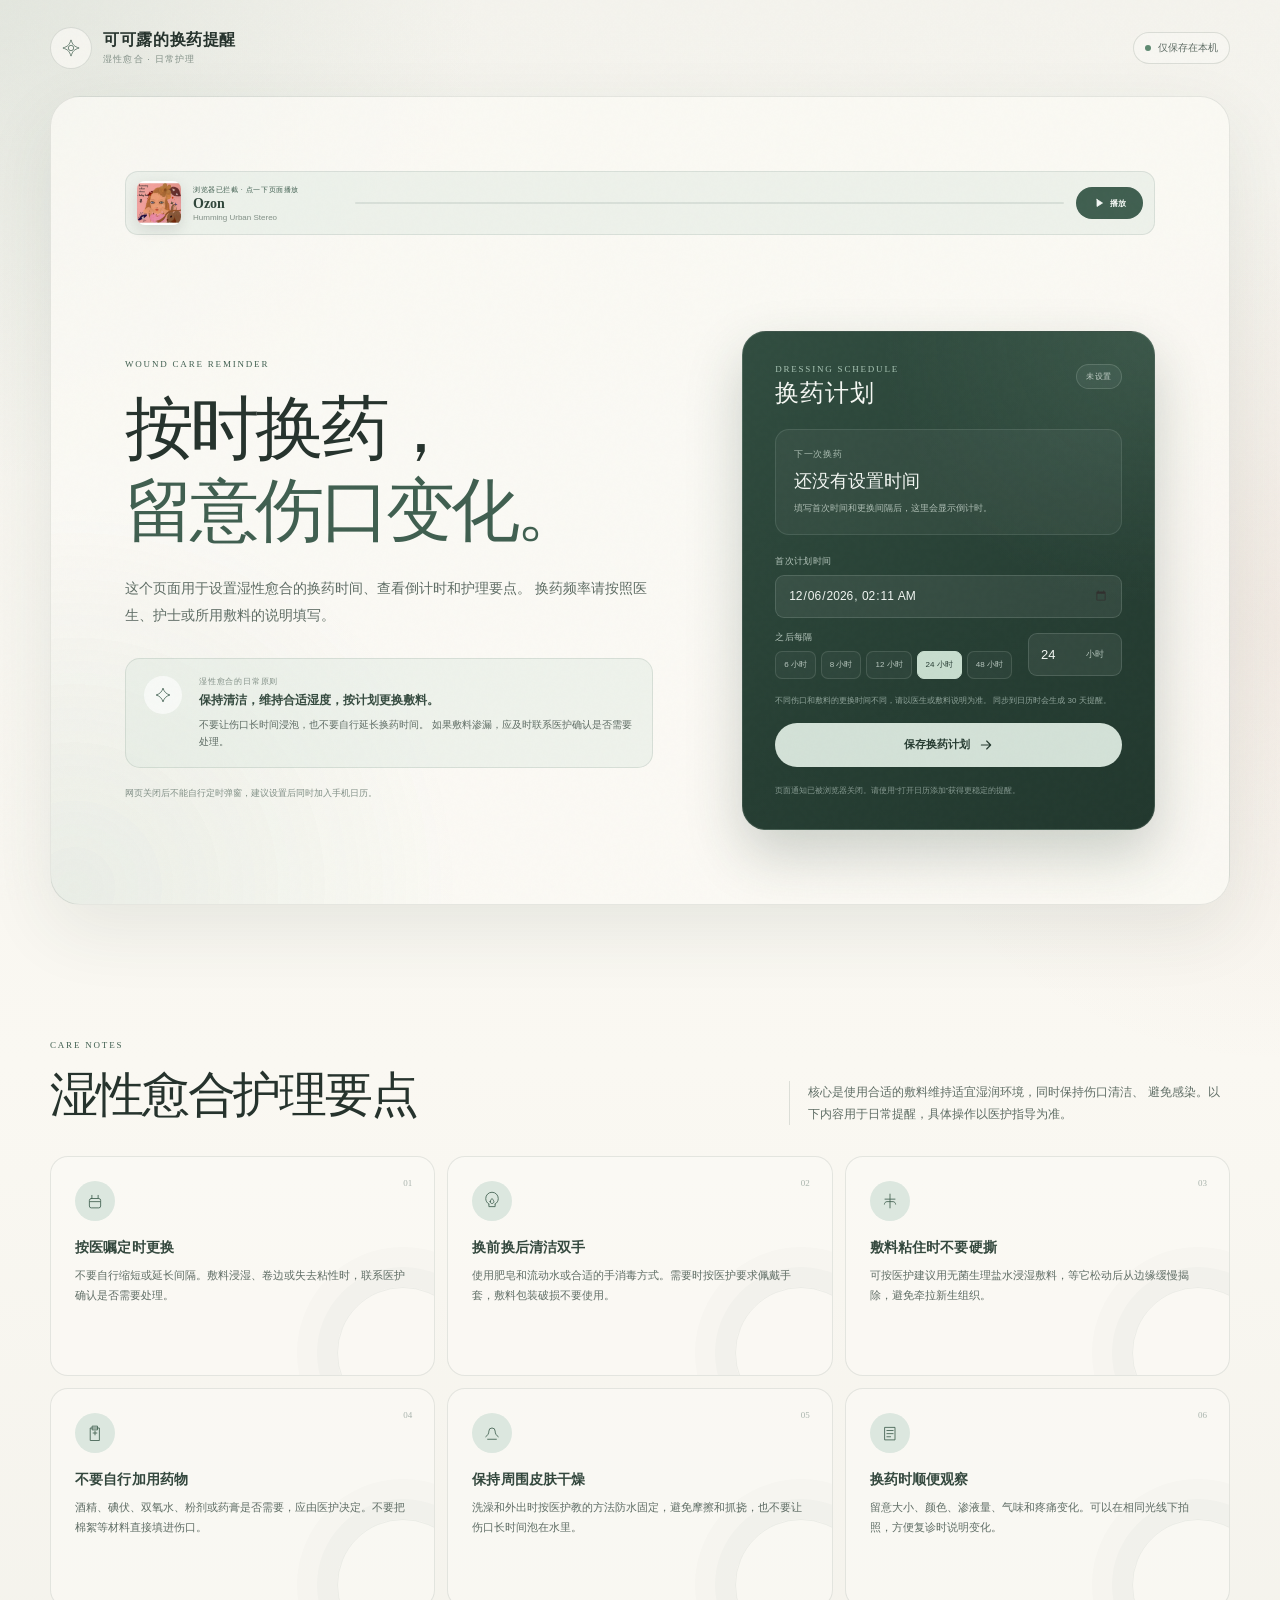
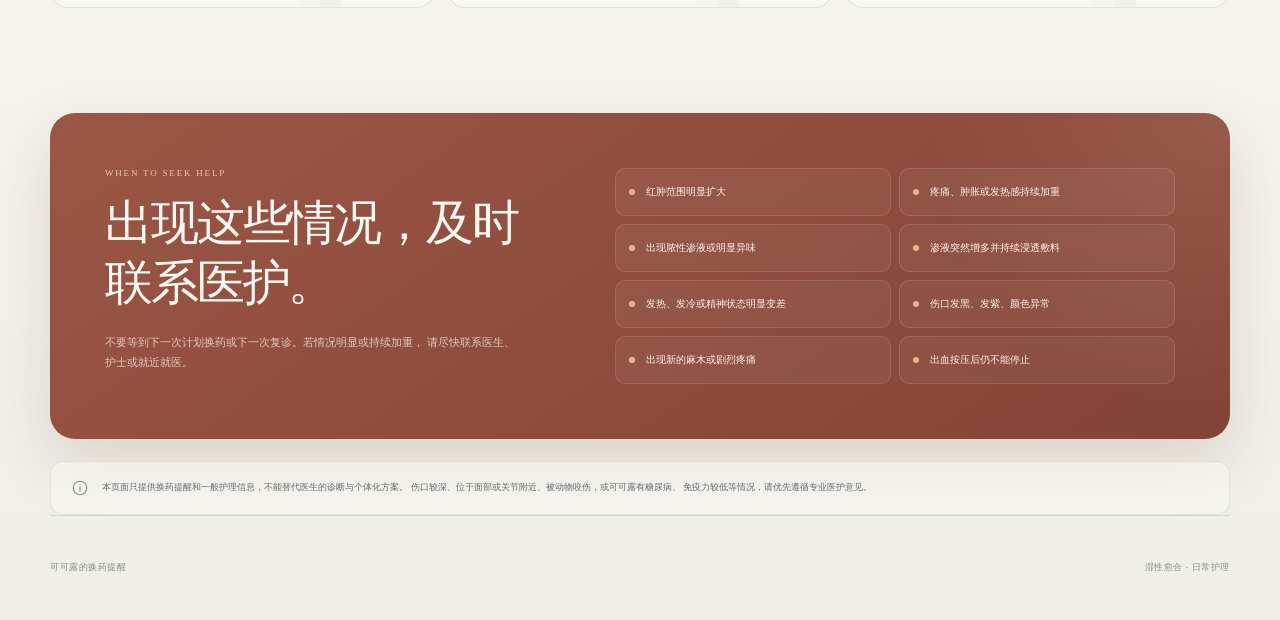
<file: cocolu-wound-care-auto/index.html>
<!doctype html>
<html lang="zh-CN">
  <head>
    <meta charset="UTF-8" />
    <meta
      name="viewport"
      content="width=device-width, initial-scale=1, viewport-fit=cover"
    />
    <meta name="theme-color" content="#eef1eb" />
    <meta name="format-detection" content="telephone=no" />
    <meta name="apple-mobile-web-app-capable" content="yes" />
    <meta http-equiv="Cache-Control" content="no-cache, no-store, must-revalidate" />
    <meta http-equiv="Pragma" content="no-cache" />
    <meta http-equiv="Expires" content="0" />
    <meta
      name="description"
      content="可可露的湿性愈合换药提醒与日常护理注意事项。"
    />
    <meta property="og:type" content="website" />
    <meta property="og:title" content="可可露的换药提醒" />
    <meta
      property="og:description"
      content="湿性愈合换药计划、倒计时与日常护理注意事项。"
    />
    <title>可可露的换药提醒 · 湿性愈合</title>
    <link rel="stylesheet" href="styles.css?v=20261116-calendar-2" />
  </head>
  <body>
    <div class="page-texture" aria-hidden="true"></div>

    <header class="site-header">
      <a class="brand" href="#top" aria-label="回到页面顶部">
        <span class="brand-mark" aria-hidden="true">
          <svg viewBox="0 0 40 40">
            <path d="M20 6.5c2.8 8.4 5.2 10.8 13.5 13.5-8.3 2.7-10.7 5.1-13.5 13.5-2.8-8.4-5.2-10.8-13.5-13.5C14.8 17.3 17.2 14.9 20 6.5Z" />
            <circle cx="20" cy="20" r="4.5" />
          </svg>
        </span>
        <span class="brand-copy">
          <strong>可可露的换药提醒</strong>
          <small>湿性愈合 · 日常护理</small>
        </span>
      </a>
      <span class="privacy-label">
        <span aria-hidden="true"></span>
        仅保存在本机
      </span>
    </header>

    <main id="top">
      <section class="hero" aria-labelledby="hero-title">
        <section class="hero-music" id="musicCard" aria-label="背景音乐">
          <img
            class="music-cover"
            src="assets/ozon-cover.jpg?v=20261116-calendar-2"
            alt="《Ozon》歌曲封面"
          />
          <div class="music-meta">
            <p id="musicStatus">准备播放 · 官方试听</p>
            <strong>Ozon</strong>
            <span>Humming Urban Stereo</span>
          </div>
          <div class="music-progress" aria-hidden="true">
            <span id="musicProgress"></span>
          </div>
          <button
            class="music-toggle"
            id="musicToggle"
            type="button"
            aria-label="播放背景音乐"
          >
            <svg class="music-play-icon" viewBox="0 0 24 24" aria-hidden="true">
              <path d="m8 5 11 7-11 7V5Z" />
            </svg>
            <svg class="music-pause-icon" viewBox="0 0 24 24" aria-hidden="true">
              <path d="M8 5v14M16 5v14" />
            </svg>
            <span>播放</span>
          </button>
          <audio
            id="backgroundMusic"
            src="assets/ozon-preview.m4a?v=20261116-calendar-2"
            preload="auto"
            autoplay
            loop
            playsinline
          ></audio>
        </section>

        <div class="hero-copy">
          <p class="eyebrow">WOUND CARE REMINDER</p>
          <h1 id="hero-title">
            按时换药，<br />
            <em>留意伤口变化。</em>
          </h1>
          <p class="hero-intro">
            这个页面用于设置湿性愈合的换药时间、查看倒计时和护理要点。
            换药频率请按照医生、护士或所用敷料的说明填写。
          </p>

          <div class="principle">
            <span class="principle-icon" aria-hidden="true">
              <svg viewBox="0 0 32 32">
                <path d="M16 5c2 6.2 4.8 9 11 11-6.2 2-9 4.8-11 11-2-6.2-4.8-9-11-11 6.2-2 9-4.8 11-11Z" />
              </svg>
            </span>
            <div>
              <span>湿性愈合的日常原则</span>
              <strong>保持清洁，维持合适湿度，按计划更换敷料。</strong>
              <p>
                不要让伤口长时间浸泡，也不要自行延长换药时间。
                如果敷料渗漏，应及时联系医护确认是否需要处理。
              </p>
            </div>
          </div>

          <p class="hero-note">
            网页关闭后不能自行定时弹窗，建议设置后同时加入手机日历。
          </p>
        </div>

        <section
          class="reminder-panel"
          id="reminderPanel"
          aria-labelledby="reminder-title"
        >
          <header class="reminder-head">
            <div>
              <p>DRESSING SCHEDULE</p>
              <h2 id="reminder-title">换药计划</h2>
            </div>
            <span class="reminder-state" id="reminderState">未设置</span>
          </header>

          <div class="due-alert" id="dueAlert" hidden>
            <span class="due-icon" aria-hidden="true">
              <svg viewBox="0 0 24 24">
                <path d="M12 7v5l3 2M21 12a9 9 0 1 1-18 0 9 9 0 0 1 18 0Z" />
              </svg>
            </span>
            <div>
              <strong>到了计划换药的时间</strong>
              <p>先查看伤口和敷料情况，再按医护教的方法更换。</p>
            </div>
          </div>

          <div class="next-change">
            <span id="nextLabel">下一次换药</span>
            <strong id="nextTime">还没有设置时间</strong>
            <p id="countdown">填写首次时间和更换间隔后，这里会显示倒计时。</p>
          </div>

          <form class="schedule-form" id="scheduleForm">
            <label class="form-field">
              <span>首次计划时间</span>
              <input
                id="startTime"
                name="startTime"
                type="datetime-local"
                required
              />
            </label>

            <div class="interval-block">
              <label for="intervalHours">之后每隔</label>
              <div class="interval-value">
                <input
                  id="intervalHours"
                  name="intervalHours"
                  type="number"
                  min="1"
                  max="168"
                  step="1"
                  value="24"
                  inputmode="numeric"
                  required
                />
                <span>小时</span>
              </div>
              <div class="interval-options" id="intervalOptions" aria-label="常用间隔">
                <button type="button" data-hours="6">6 小时</button>
                <button type="button" data-hours="8">8 小时</button>
                <button type="button" data-hours="12">12 小时</button>
                <button type="button" data-hours="24" class="is-active">24 小时</button>
                <button type="button" data-hours="48">48 小时</button>
              </div>
            </div>

            <p class="schedule-caution">
              不同伤口和敷料的更换时间不同，请以医生或敷料说明为准。
              同步到日历时会生成 30 天提醒。
            </p>

            <button class="save-button" id="saveButton" type="submit">
              保存换药计划
              <svg viewBox="0 0 24 24" aria-hidden="true">
                <path d="M5 12h14M13 6l6 6-6 6" />
              </svg>
            </button>
          </form>

          <div class="reminder-actions" id="reminderActions" hidden>
            <button class="done-button" id="doneButton" type="button">
              <svg viewBox="0 0 24 24" aria-hidden="true">
                <path d="m5 12 4 4L19 6" />
              </svg>
              这次已经换好了
            </button>
            <a
              class="calendar-direct"
              id="calendarLink"
              href="#"
              target="_blank"
              rel="noopener noreferrer"
            >
              <svg viewBox="0 0 24 24" aria-hidden="true">
                <rect x="3" y="5" width="18" height="16" rx="2" />
                <path d="M8 3v4m8-4v4M3 10h18M12 14v4m-2-2h4" />
              </svg>
              <span>打开日历添加</span>
              <small>30 天重复</small>
            </a>
            <button class="action-button" id="notifyButton" type="button">
              <svg viewBox="0 0 24 24" aria-hidden="true">
                <path d="M18 8a6 6 0 0 0-12 0c0 7-3 7-3 9h18c0-2-3-2-3-9M10 21h4" />
              </svg>
              页面通知
            </button>
            <button
              class="action-button"
              id="downloadCalendarButton"
              type="button"
            >
              <svg viewBox="0 0 24 24" aria-hidden="true">
                <path d="M12 3v12m-5-5 5 5 5-5M4 20h16" />
              </svg>
              导入30天日历
            </button>
            <button class="edit-button" id="editButton" type="button">
              调整换药计划
            </button>
          </div>

          <p class="support-note" id="supportNote">
            换药计划只存储在当前设备中。退出网页后，请依靠手机日历提醒。
          </p>
        </section>
      </section>

      <section class="care-section" aria-labelledby="care-title">
        <header class="section-heading">
          <div>
            <p class="section-label">CARE NOTES</p>
            <h2 id="care-title">湿性愈合护理要点</h2>
          </div>
          <p>
            核心是使用合适的敷料维持适宜湿润环境，同时保持伤口清洁、
            避免感染。以下内容用于日常提醒，具体操作以医护指导为准。
          </p>
        </header>

        <div class="care-grid">
          <article class="care-item">
            <span class="item-number">01</span>
            <div class="item-icon" aria-hidden="true">
              <svg viewBox="0 0 32 32">
                <path d="M11 7v5m10-5v5M8 17h16M10 12h12a3 3 0 0 1 3 3v9a3 3 0 0 1-3 3H10a3 3 0 0 1-3-3v-9a3 3 0 0 1 3-3Z" />
              </svg>
            </div>
            <h3>按医嘱定时更换</h3>
            <p>不要自行缩短或延长间隔。敷料浸湿、卷边或失去粘性时，联系医护确认是否需要处理。</p>
          </article>

          <article class="care-item">
            <span class="item-number">02</span>
            <div class="item-icon" aria-hidden="true">
              <svg viewBox="0 0 32 32">
                <path d="M11 21c-3-2-5-5-5-9a10 10 0 0 1 20 0c0 4-2 7-5 9M11 21v4h10v-4M13 17c0 1.7 1.3 3 3 3s3-1.3 3-3-3-5-3-5-3 3.3-3 5Z" />
              </svg>
            </div>
            <h3>换前换后清洁双手</h3>
            <p>使用肥皂和流动水或合适的手消毒方式。需要时按医护要求佩戴手套，敷料包装破损不要使用。</p>
          </article>

          <article class="care-item">
            <span class="item-number">03</span>
            <div class="item-icon" aria-hidden="true">
              <svg viewBox="0 0 32 32">
                <path d="M16 5v22M8 13h16M7 21c0-2 2-4 4-4h10c2 0 4 2 4 4" />
              </svg>
            </div>
            <h3>敷料粘住时不要硬撕</h3>
            <p>可按医护建议用无菌生理盐水浸湿敷料，等它松动后从边缘缓慢揭除，避免牵拉新生组织。</p>
          </article>

          <article class="care-item">
            <span class="item-number">04</span>
            <div class="item-icon" aria-hidden="true">
              <svg viewBox="0 0 32 32">
                <path d="M9 8h14v20H9zM12 5h8v6h-8zM13 16h6m-3-3v6" />
              </svg>
            </div>
            <h3>不要自行加用药物</h3>
            <p>酒精、碘伏、双氧水、粉剂或药膏是否需要，应由医护决定。不要把棉絮等材料直接填进伤口。</p>
          </article>

          <article class="care-item">
            <span class="item-number">05</span>
            <div class="item-icon" aria-hidden="true">
              <svg viewBox="0 0 32 32">
                <path d="M6 22c3-2 5-5 5-9a5 5 0 0 1 10 0c0 4 2 7 5 9M9 26h14" />
              </svg>
            </div>
            <h3>保持周围皮肤干燥</h3>
            <p>洗澡和外出时按医护教的方法防水固定，避免摩擦和抓挠，也不要让伤口长时间泡在水里。</p>
          </article>

          <article class="care-item">
            <span class="item-number">06</span>
            <div class="item-icon" aria-hidden="true">
              <svg viewBox="0 0 32 32">
                <path d="M8 7h16v20H8zM11 12h10M11 17h10M11 22h6" />
              </svg>
            </div>
            <h3>换药时顺便观察</h3>
            <p>留意大小、颜色、渗液量、气味和疼痛变化。可以在相同光线下拍照，方便复诊时说明变化。</p>
          </article>
        </div>
      </section>

      <section class="warning-section" aria-labelledby="warning-title">
        <div class="warning-copy">
          <p class="section-label">WHEN TO SEEK HELP</p>
          <h2 id="warning-title">出现这些情况，及时联系医护。</h2>
          <p>
            不要等到下一次计划换药或下一次复诊。若情况明显或持续加重，
            请尽快联系医生、护士或就近就医。
          </p>
        </div>

        <div class="warning-list" role="list">
          <span role="listitem">红肿范围明显扩大</span>
          <span role="listitem">疼痛、肿胀或发热感持续加重</span>
          <span role="listitem">出现脓性渗液或明显异味</span>
          <span role="listitem">渗液突然增多并持续浸透敷料</span>
          <span role="listitem">发热、发冷或精神状态明显变差</span>
          <span role="listitem">伤口发黑、发紫、颜色异常</span>
          <span role="listitem">出现新的麻木或剧烈疼痛</span>
          <span role="listitem">出血按压后仍不能停止</span>
        </div>
      </section>

      <aside class="disclaimer">
        <svg viewBox="0 0 24 24" aria-hidden="true">
          <circle cx="12" cy="12" r="9" />
          <path d="M12 10v6M12 7h.01" />
        </svg>
        <p>
          本页面只提供换药提醒和一般护理信息，不能替代医生的诊断与个体化方案。
          伤口较深、位于面部或关节附近、被动物咬伤，或可可露有糖尿病、
          免疫力较低等情况，请优先遵循专业医护意见。
        </p>
      </aside>

    </main>

    <footer class="site-footer">
      <span>可可露的换药提醒</span>
      <span>湿性愈合 · 日常护理</span>
    </footer>

    <div class="toast" id="toast" role="status" aria-live="polite"></div>
    <script src="app.js?v=20261116-calendar-2"></script>
  </body>
</html>
</file>
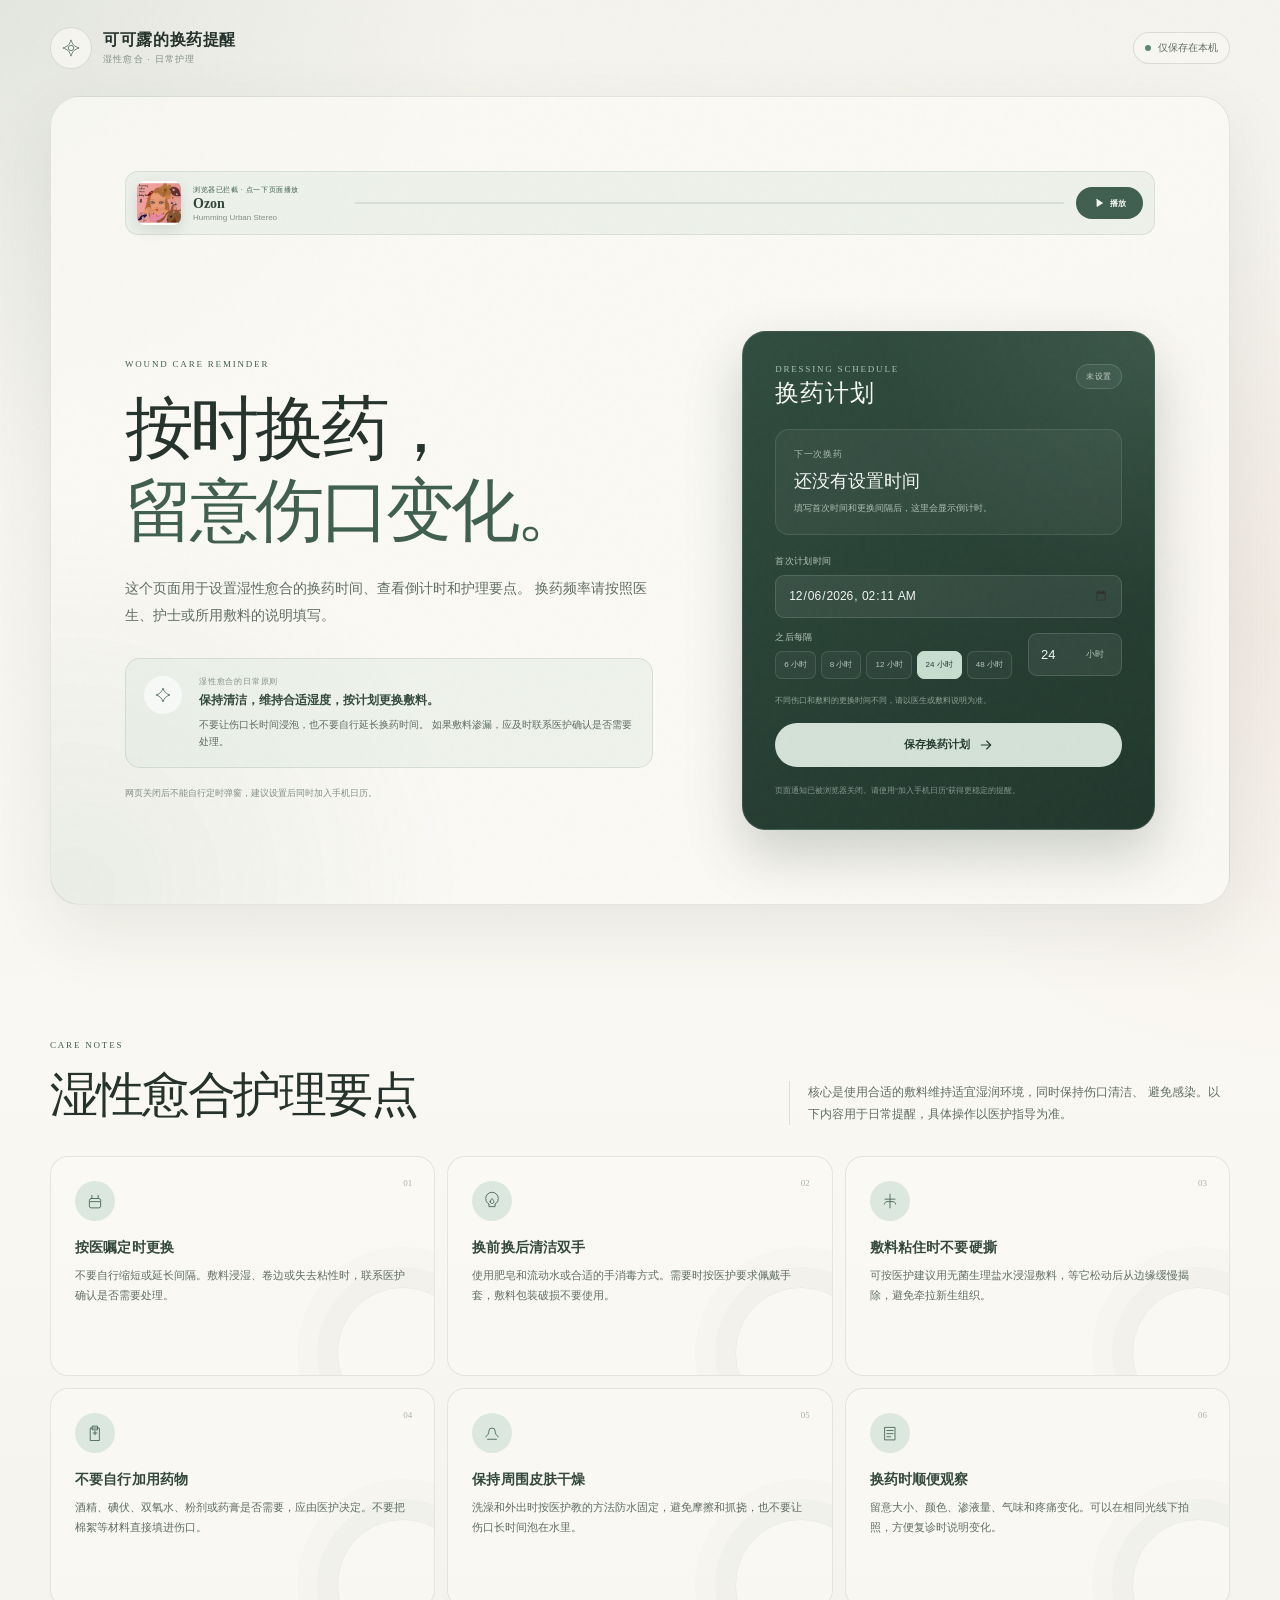
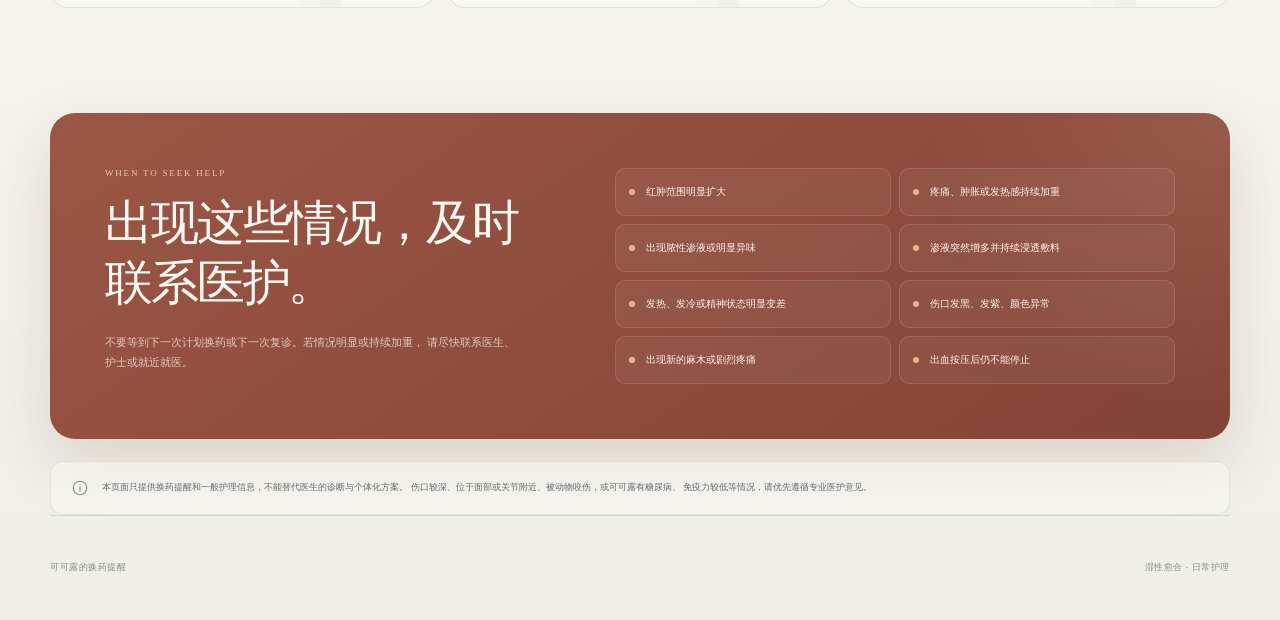
<file: cocolu-wound-care/index.html>
<!doctype html>
<html lang="zh-CN">
  <head>
    <meta charset="UTF-8" />
    <meta
      name="viewport"
      content="width=device-width, initial-scale=1, viewport-fit=cover"
    />
    <meta name="theme-color" content="#eef1eb" />
    <meta name="format-detection" content="telephone=no" />
    <meta name="apple-mobile-web-app-capable" content="yes" />
    <meta
      name="description"
      content="可可露的湿性愈合换药提醒与日常护理注意事项。"
    />
    <meta property="og:type" content="website" />
    <meta property="og:title" content="可可露的换药提醒" />
    <meta
      property="og:description"
      content="湿性愈合换药计划、倒计时与日常护理注意事项。"
    />
    <title>可可露的换药提醒 · 湿性愈合</title>
    <link rel="stylesheet" href="styles.css" />
  </head>
  <body>
    <div class="page-texture" aria-hidden="true"></div>

    <header class="site-header">
      <a class="brand" href="#top" aria-label="回到页面顶部">
        <span class="brand-mark" aria-hidden="true">
          <svg viewBox="0 0 40 40">
            <path d="M20 6.5c2.8 8.4 5.2 10.8 13.5 13.5-8.3 2.7-10.7 5.1-13.5 13.5-2.8-8.4-5.2-10.8-13.5-13.5C14.8 17.3 17.2 14.9 20 6.5Z" />
            <circle cx="20" cy="20" r="4.5" />
          </svg>
        </span>
        <span class="brand-copy">
          <strong>可可露的换药提醒</strong>
          <small>湿性愈合 · 日常护理</small>
        </span>
      </a>
      <span class="privacy-label">
        <span aria-hidden="true"></span>
        仅保存在本机
      </span>
    </header>

    <main id="top">
      <section class="hero" aria-labelledby="hero-title">
        <section class="hero-music" id="musicCard" aria-label="背景音乐">
          <img
            class="music-cover"
            src="assets/ozon-cover.jpg"
            alt="《Ozon》歌曲封面"
          />
          <div class="music-meta">
            <p id="musicStatus">准备播放 · 官方试听</p>
            <strong>Ozon</strong>
            <span>Humming Urban Stereo</span>
          </div>
          <div class="music-progress" aria-hidden="true">
            <span id="musicProgress"></span>
          </div>
          <button
            class="music-toggle"
            id="musicToggle"
            type="button"
            aria-label="播放背景音乐"
          >
            <svg class="music-play-icon" viewBox="0 0 24 24" aria-hidden="true">
              <path d="m8 5 11 7-11 7V5Z" />
            </svg>
            <svg class="music-pause-icon" viewBox="0 0 24 24" aria-hidden="true">
              <path d="M8 5v14M16 5v14" />
            </svg>
            <span>播放</span>
          </button>
          <audio
            id="backgroundMusic"
            src="assets/ozon-preview.m4a"
            preload="auto"
            autoplay
            loop
            playsinline
          ></audio>
        </section>

        <div class="hero-copy">
          <p class="eyebrow">WOUND CARE REMINDER</p>
          <h1 id="hero-title">
            按时换药，<br />
            <em>留意伤口变化。</em>
          </h1>
          <p class="hero-intro">
            这个页面用于设置湿性愈合的换药时间、查看倒计时和护理要点。
            换药频率请按照医生、护士或所用敷料的说明填写。
          </p>

          <div class="principle">
            <span class="principle-icon" aria-hidden="true">
              <svg viewBox="0 0 32 32">
                <path d="M16 5c2 6.2 4.8 9 11 11-6.2 2-9 4.8-11 11-2-6.2-4.8-9-11-11 6.2-2 9-4.8 11-11Z" />
              </svg>
            </span>
            <div>
              <span>湿性愈合的日常原则</span>
              <strong>保持清洁，维持合适湿度，按计划更换敷料。</strong>
              <p>
                不要让伤口长时间浸泡，也不要自行延长换药时间。
                如果敷料渗漏，应及时联系医护确认是否需要处理。
              </p>
            </div>
          </div>

          <p class="hero-note">
            网页关闭后不能自行定时弹窗，建议设置后同时加入手机日历。
          </p>
        </div>

        <section
          class="reminder-panel"
          id="reminderPanel"
          aria-labelledby="reminder-title"
        >
          <header class="reminder-head">
            <div>
              <p>DRESSING SCHEDULE</p>
              <h2 id="reminder-title">换药计划</h2>
            </div>
            <span class="reminder-state" id="reminderState">未设置</span>
          </header>

          <div class="due-alert" id="dueAlert" hidden>
            <span class="due-icon" aria-hidden="true">
              <svg viewBox="0 0 24 24">
                <path d="M12 7v5l3 2M21 12a9 9 0 1 1-18 0 9 9 0 0 1 18 0Z" />
              </svg>
            </span>
            <div>
              <strong>到了计划换药的时间</strong>
              <p>先查看伤口和敷料情况，再按医护教的方法更换。</p>
            </div>
          </div>

          <div class="next-change">
            <span id="nextLabel">下一次换药</span>
            <strong id="nextTime">还没有设置时间</strong>
            <p id="countdown">填写首次时间和更换间隔后，这里会显示倒计时。</p>
          </div>

          <form class="schedule-form" id="scheduleForm">
            <label class="form-field">
              <span>首次计划时间</span>
              <input
                id="startTime"
                name="startTime"
                type="datetime-local"
                required
              />
            </label>

            <div class="interval-block">
              <label for="intervalHours">之后每隔</label>
              <div class="interval-value">
                <input
                  id="intervalHours"
                  name="intervalHours"
                  type="number"
                  min="1"
                  max="168"
                  step="1"
                  value="24"
                  inputmode="numeric"
                  required
                />
                <span>小时</span>
              </div>
              <div class="interval-options" id="intervalOptions" aria-label="常用间隔">
                <button type="button" data-hours="6">6 小时</button>
                <button type="button" data-hours="8">8 小时</button>
                <button type="button" data-hours="12">12 小时</button>
                <button type="button" data-hours="24" class="is-active">24 小时</button>
                <button type="button" data-hours="48">48 小时</button>
              </div>
            </div>

            <p class="schedule-caution">
              不同伤口和敷料的更换时间不同，请以医生或敷料说明为准。
            </p>

            <button class="save-button" id="saveButton" type="submit">
              保存换药计划
              <svg viewBox="0 0 24 24" aria-hidden="true">
                <path d="M5 12h14M13 6l6 6-6 6" />
              </svg>
            </button>
          </form>

          <div class="reminder-actions" id="reminderActions" hidden>
            <button class="done-button" id="doneButton" type="button">
              <svg viewBox="0 0 24 24" aria-hidden="true">
                <path d="m5 12 4 4L19 6" />
              </svg>
              这次已经换好了
            </button>
            <button class="action-button" id="notifyButton" type="button">
              <svg viewBox="0 0 24 24" aria-hidden="true">
                <path d="M18 8a6 6 0 0 0-12 0c0 7-3 7-3 9h18c0-2-3-2-3-9M10 21h4" />
              </svg>
              页面通知
            </button>
            <button class="action-button" id="calendarButton" type="button">
              <svg viewBox="0 0 24 24" aria-hidden="true">
                <rect x="3" y="5" width="18" height="16" rx="2" />
                <path d="M8 3v4m8-4v4M3 10h18M12 14v4m-2-2h4" />
              </svg>
              加入手机日历
            </button>
            <button class="edit-button" id="editButton" type="button">
              调整换药计划
            </button>
          </div>

          <p class="support-note" id="supportNote">
            换药计划只存储在当前设备中。退出网页后，请依靠手机日历提醒。
          </p>
        </section>
      </section>

      <section class="care-section" aria-labelledby="care-title">
        <header class="section-heading">
          <div>
            <p class="section-label">CARE NOTES</p>
            <h2 id="care-title">湿性愈合护理要点</h2>
          </div>
          <p>
            核心是使用合适的敷料维持适宜湿润环境，同时保持伤口清洁、
            避免感染。以下内容用于日常提醒，具体操作以医护指导为准。
          </p>
        </header>

        <div class="care-grid">
          <article class="care-item">
            <span class="item-number">01</span>
            <div class="item-icon" aria-hidden="true">
              <svg viewBox="0 0 32 32">
                <path d="M11 7v5m10-5v5M8 17h16M10 12h12a3 3 0 0 1 3 3v9a3 3 0 0 1-3 3H10a3 3 0 0 1-3-3v-9a3 3 0 0 1 3-3Z" />
              </svg>
            </div>
            <h3>按医嘱定时更换</h3>
            <p>不要自行缩短或延长间隔。敷料浸湿、卷边或失去粘性时，联系医护确认是否需要处理。</p>
          </article>

          <article class="care-item">
            <span class="item-number">02</span>
            <div class="item-icon" aria-hidden="true">
              <svg viewBox="0 0 32 32">
                <path d="M11 21c-3-2-5-5-5-9a10 10 0 0 1 20 0c0 4-2 7-5 9M11 21v4h10v-4M13 17c0 1.7 1.3 3 3 3s3-1.3 3-3-3-5-3-5-3 3.3-3 5Z" />
              </svg>
            </div>
            <h3>换前换后清洁双手</h3>
            <p>使用肥皂和流动水或合适的手消毒方式。需要时按医护要求佩戴手套，敷料包装破损不要使用。</p>
          </article>

          <article class="care-item">
            <span class="item-number">03</span>
            <div class="item-icon" aria-hidden="true">
              <svg viewBox="0 0 32 32">
                <path d="M16 5v22M8 13h16M7 21c0-2 2-4 4-4h10c2 0 4 2 4 4" />
              </svg>
            </div>
            <h3>敷料粘住时不要硬撕</h3>
            <p>可按医护建议用无菌生理盐水浸湿敷料，等它松动后从边缘缓慢揭除，避免牵拉新生组织。</p>
          </article>

          <article class="care-item">
            <span class="item-number">04</span>
            <div class="item-icon" aria-hidden="true">
              <svg viewBox="0 0 32 32">
                <path d="M9 8h14v20H9zM12 5h8v6h-8zM13 16h6m-3-3v6" />
              </svg>
            </div>
            <h3>不要自行加用药物</h3>
            <p>酒精、碘伏、双氧水、粉剂或药膏是否需要，应由医护决定。不要把棉絮等材料直接填进伤口。</p>
          </article>

          <article class="care-item">
            <span class="item-number">05</span>
            <div class="item-icon" aria-hidden="true">
              <svg viewBox="0 0 32 32">
                <path d="M6 22c3-2 5-5 5-9a5 5 0 0 1 10 0c0 4 2 7 5 9M9 26h14" />
              </svg>
            </div>
            <h3>保持周围皮肤干燥</h3>
            <p>洗澡和外出时按医护教的方法防水固定，避免摩擦和抓挠，也不要让伤口长时间泡在水里。</p>
          </article>

          <article class="care-item">
            <span class="item-number">06</span>
            <div class="item-icon" aria-hidden="true">
              <svg viewBox="0 0 32 32">
                <path d="M8 7h16v20H8zM11 12h10M11 17h10M11 22h6" />
              </svg>
            </div>
            <h3>换药时顺便观察</h3>
            <p>留意大小、颜色、渗液量、气味和疼痛变化。可以在相同光线下拍照，方便复诊时说明变化。</p>
          </article>
        </div>
      </section>

      <section class="warning-section" aria-labelledby="warning-title">
        <div class="warning-copy">
          <p class="section-label">WHEN TO SEEK HELP</p>
          <h2 id="warning-title">出现这些情况，及时联系医护。</h2>
          <p>
            不要等到下一次计划换药或下一次复诊。若情况明显或持续加重，
            请尽快联系医生、护士或就近就医。
          </p>
        </div>

        <div class="warning-list" role="list">
          <span role="listitem">红肿范围明显扩大</span>
          <span role="listitem">疼痛、肿胀或发热感持续加重</span>
          <span role="listitem">出现脓性渗液或明显异味</span>
          <span role="listitem">渗液突然增多并持续浸透敷料</span>
          <span role="listitem">发热、发冷或精神状态明显变差</span>
          <span role="listitem">伤口发黑、发紫、颜色异常</span>
          <span role="listitem">出现新的麻木或剧烈疼痛</span>
          <span role="listitem">出血按压后仍不能停止</span>
        </div>
      </section>

      <aside class="disclaimer">
        <svg viewBox="0 0 24 24" aria-hidden="true">
          <circle cx="12" cy="12" r="9" />
          <path d="M12 10v6M12 7h.01" />
        </svg>
        <p>
          本页面只提供换药提醒和一般护理信息，不能替代医生的诊断与个体化方案。
          伤口较深、位于面部或关节附近、被动物咬伤，或可可露有糖尿病、
          免疫力较低等情况，请优先遵循专业医护意见。
        </p>
      </aside>

    </main>

    <footer class="site-footer">
      <span>可可露的换药提醒</span>
      <span>湿性愈合 · 日常护理</span>
    </footer>

    <div class="toast" id="toast" role="status" aria-live="polite"></div>
    <script src="app.js"></script>
  </body>
</html>
</file>
<file: cocolu-wound-care-auto/styles.css>
:root {
  --ink: #26332d;
  --ink-soft: #5f6d65;
  --ink-faint: #829087;
  --paper: #f3f2eb;
  --paper-light: #fbfaf5;
  --line: rgba(46, 63, 55, 0.14);
  --green: #405f50;
  --green-deep: #263f34;
  --green-light: #dce7df;
  --terracotta: #a45643;
  --terracotta-soft: #f4e7e1;
  --serif: "Noto Serif SC", "Songti SC", "STSong", "SimSun", serif;
  --sans: "PingFang SC", "Microsoft YaHei", "Noto Sans SC", sans-serif;
}

* {
  box-sizing: border-box;
}

html {
  scroll-behavior: smooth;
}

body {
  min-width: 320px;
  min-height: 100vh;
  margin: 0;
  color: var(--ink);
  background:
    radial-gradient(circle at 0 0, rgba(111, 143, 123, 0.13), transparent 30rem),
    radial-gradient(circle at 100% 28%, rgba(164, 86, 67, 0.07), transparent 28rem),
    linear-gradient(180deg, #f4f3ed 0%, #faf8f2 48%, #efeee7 100%);
  font-family: var(--sans);
  -webkit-font-smoothing: antialiased;
  text-rendering: optimizeLegibility;
}

.page-texture {
  position: fixed;
  inset: 0;
  z-index: 20;
  opacity: 0.035;
  pointer-events: none;
  background-image: url("data:image/svg+xml,%3Csvg viewBox='0 0 180 180' xmlns='http://www.w3.org/2000/svg'%3E%3Cfilter id='n'%3E%3CfeTurbulence type='fractalNoise' baseFrequency='.9' numOctaves='3' stitchTiles='stitch'/%3E%3C/filter%3E%3Crect width='100%25' height='100%25' filter='url(%23n)' opacity='.45'/%3E%3C/svg%3E");
}

button,
input {
  font: inherit;
}

button {
  -webkit-tap-highlight-color: transparent;
}

button,
a,
input {
  outline-offset: 4px;
}

button:focus-visible,
a:focus-visible,
input:focus-visible {
  outline: 3px solid rgba(64, 95, 80, 0.45);
}

svg {
  display: block;
}

[hidden] {
  display: none !important;
}

.site-header,
main,
.site-footer {
  width: min(100% - 48px, 1180px);
  margin-inline: auto;
}

.site-header {
  display: flex;
  min-height: 96px;
  align-items: center;
  justify-content: space-between;
  gap: 20px;
}

.brand {
  display: inline-flex;
  align-items: center;
  gap: 11px;
  color: var(--ink);
  text-decoration: none;
}

.brand-mark {
  display: grid;
  width: 42px;
  height: 42px;
  place-items: center;
  border: 1px solid var(--line);
  border-radius: 50%;
  background: rgba(251, 250, 245, 0.7);
}

.brand-mark svg {
  width: 24px;
  fill: none;
  stroke: var(--green);
  stroke-width: 1.2;
}

.brand-copy {
  display: grid;
  gap: 2px;
}

.brand-copy strong {
  font-family: var(--serif);
  font-size: 16px;
  letter-spacing: 0.04em;
}

.brand-copy small {
  color: var(--ink-faint);
  font-size: 9px;
  letter-spacing: 0.13em;
}

.privacy-label {
  display: inline-flex;
  align-items: center;
  gap: 7px;
  padding: 8px 11px;
  border: 1px solid var(--line);
  border-radius: 999px;
  color: var(--ink-soft);
  background: rgba(251, 250, 245, 0.45);
  font-size: 10px;
}

.privacy-label > span {
  width: 6px;
  height: 6px;
  border-radius: 50%;
  background: #5e8a71;
}

.hero {
  display: grid;
  grid-template-columns: minmax(0, 0.92fr) minmax(360px, 0.72fr);
  gap: clamp(35px, 7vw, 92px);
  align-items: center;
  padding: clamp(38px, 6vw, 74px);
  border: 1px solid rgba(46, 63, 55, 0.11);
  border-radius: 30px;
  background:
    radial-gradient(circle at 2% 98%, rgba(117, 150, 130, 0.13), transparent 24rem),
    rgba(251, 250, 245, 0.78);
  box-shadow: 0 25px 70px rgba(47, 63, 54, 0.09);
}

.hero-copy {
  min-width: 0;
}

.eyebrow,
.section-label,
.reminder-head p {
  margin: 0;
  color: var(--green);
  font-family: Georgia, serif;
  font-size: 9px;
  letter-spacing: 0.2em;
}

.hero h1 {
  margin: 19px 0 23px;
  font-family: var(--serif);
  font-size: clamp(43px, 5.4vw, 70px);
  font-weight: 500;
  letter-spacing: -0.055em;
  line-height: 1.18;
}

.hero h1 em {
  color: var(--green);
  font-style: normal;
}

.hero-intro {
  max-width: 35rem;
  margin: 0;
  color: var(--ink-soft);
  font-size: 14px;
  line-height: 1.95;
}

.principle {
  display: grid;
  grid-template-columns: 42px 1fr;
  gap: 13px;
  max-width: 38rem;
  margin-top: 29px;
  padding: 17px 18px;
  border: 1px solid rgba(64, 95, 80, 0.13);
  border-radius: 15px;
  background: rgba(224, 234, 226, 0.47);
}

.principle-icon {
  display: grid;
  width: 38px;
  height: 38px;
  place-items: center;
  border-radius: 50%;
  color: var(--green);
  background: rgba(255, 255, 255, 0.64);
}

.principle-icon svg {
  width: 20px;
  fill: none;
  stroke: currentColor;
  stroke-width: 1.3;
}

.principle div {
  display: grid;
  gap: 4px;
}

.principle div > span {
  color: var(--ink-faint);
  font-size: 8px;
  letter-spacing: 0.1em;
}

.principle strong {
  color: #354a3f;
  font-size: 12px;
  line-height: 1.55;
}

.principle p {
  margin: 2px 0 0;
  color: var(--ink-soft);
  font-size: 10px;
  line-height: 1.72;
}

.hero-note {
  margin: 18px 0 0;
  color: var(--ink-faint);
  font-size: 9px;
  line-height: 1.65;
}

.reminder-panel {
  min-width: 0;
  padding: clamp(23px, 3vw, 32px);
  border: 1px solid rgba(229, 239, 231, 0.13);
  border-radius: 24px;
  color: #f1f6f2;
  background:
    radial-gradient(circle at 100% 0, rgba(143, 180, 157, 0.17), transparent 17rem),
    linear-gradient(150deg, #314d40, #263e33 62%, #22382e);
  box-shadow: 0 24px 55px rgba(35, 57, 47, 0.22);
  transition:
    border-color 180ms ease,
    box-shadow 180ms ease;
}

.reminder-panel.is-due {
  border-color: rgba(241, 187, 155, 0.55);
  box-shadow:
    0 0 0 1px rgba(241, 187, 155, 0.16),
    0 24px 65px rgba(91, 52, 39, 0.26);
}

.reminder-head {
  display: flex;
  align-items: flex-start;
  justify-content: space-between;
  gap: 15px;
}

.reminder-head > div {
  display: grid;
  gap: 3px;
}

.reminder-head p {
  color: #a8c4b4;
}

.reminder-head h2 {
  margin: 0;
  color: #f5f7f3;
  font-family: var(--serif);
  font-size: 24px;
  font-weight: 500;
  letter-spacing: 0.04em;
}

.reminder-state {
  padding: 6px 9px;
  border: 1px solid rgba(228, 240, 231, 0.16);
  border-radius: 999px;
  color: #c6d3cb;
  background: rgba(238, 246, 240, 0.055);
  font-size: 8px;
  letter-spacing: 0.08em;
  white-space: nowrap;
}

.reminder-panel.is-configured .reminder-state {
  color: #c6e5d2;
  border-color: rgba(152, 205, 172, 0.24);
  background: rgba(83, 137, 107, 0.17);
}

.reminder-panel.is-due .reminder-state {
  color: #ffe0cc;
  border-color: rgba(239, 176, 143, 0.28);
  background: rgba(151, 80, 60, 0.2);
}

.due-alert {
  display: flex;
  gap: 10px;
  margin-top: 16px;
  padding: 12px;
  border: 1px solid rgba(244, 192, 161, 0.18);
  border-radius: 12px;
  color: #ffe3d2;
  background: rgba(149, 77, 56, 0.18);
}

.due-icon {
  display: grid;
  width: 29px;
  height: 29px;
  flex: 0 0 auto;
  place-items: center;
  border-radius: 50%;
  background: rgba(255, 240, 228, 0.1);
}

.due-icon svg {
  width: 16px;
  fill: none;
  stroke: currentColor;
  stroke-linecap: round;
  stroke-linejoin: round;
  stroke-width: 1.6;
}

.due-alert div {
  display: grid;
  gap: 3px;
}

.due-alert strong {
  font-size: 11px;
}

.due-alert p {
  margin: 0;
  color: rgba(255, 227, 210, 0.7);
  font-size: 8px;
  line-height: 1.6;
}

.next-change {
  margin: 20px 0;
  padding: 18px;
  border: 1px solid rgba(228, 240, 231, 0.11);
  border-radius: 14px;
  background: rgba(248, 252, 248, 0.045);
}

.next-change > span {
  display: block;
  margin-bottom: 7px;
  color: #a9bcb0;
  font-size: 9px;
  letter-spacing: 0.07em;
}

.next-change strong {
  display: block;
  color: #f2f6f2;
  font-family: var(--serif);
  font-size: 18px;
  font-weight: 500;
  line-height: 1.45;
}

.next-change p {
  margin: 7px 0 0;
  color: #aebeb4;
  font-size: 9px;
  line-height: 1.65;
}

.schedule-form,
.reminder-actions {
  display: grid;
}

.form-field {
  display: grid;
  gap: 7px;
  margin-bottom: 13px;
}

.form-field > span,
.interval-block > label {
  color: #b4c5bb;
  font-size: 9px;
  letter-spacing: 0.05em;
}

.form-field input,
.interval-value {
  width: 100%;
  min-height: 43px;
  border: 1px solid rgba(228, 240, 231, 0.15);
  border-radius: 9px;
  color: #f1f6f2;
  background: rgba(250, 253, 250, 0.065);
  color-scheme: dark;
}

.form-field input {
  padding: 0 12px;
  font-size: 12px;
}

.form-field input::-webkit-calendar-picker-indicator {
  cursor: pointer;
  filter: invert(0.82) sepia(0.12);
}

.interval-block {
  display: grid;
  grid-template-columns: 1fr 94px;
  gap: 7px 10px;
  align-items: center;
}

.interval-block > label {
  grid-column: 1;
}

.interval-value {
  display: flex;
  grid-column: 2;
  grid-row: 1 / span 2;
  align-items: center;
  overflow: hidden;
}

.interval-value input {
  width: 57px;
  min-width: 0;
  height: 41px;
  padding: 0 0 0 12px;
  border: 0;
  color: #f1f6f2;
  background: transparent;
  font-size: 13px;
}

.interval-value span {
  color: #b4c5bb;
  font-size: 9px;
}

.interval-options {
  display: flex;
  grid-column: 1;
  flex-wrap: wrap;
  gap: 5px;
}

.interval-options button {
  min-height: 28px;
  padding: 5px 8px;
  border: 1px solid rgba(228, 240, 231, 0.13);
  border-radius: 7px;
  color: #b9c8c0;
  background: rgba(248, 252, 248, 0.035);
  cursor: pointer;
  font-size: 8px;
  transition:
    color 150ms ease,
    border-color 150ms ease,
    background 150ms ease;
}

.interval-options button.is-active {
  color: #243b31;
  border-color: #c7ddce;
  background: #c7ddce;
}

.schedule-caution {
  margin: 15px 0 16px;
  color: #8fa49a;
  font-size: 8px;
  line-height: 1.65;
}

.save-button,
.done-button,
.action-button,
.edit-button,
.calendar-direct {
  display: inline-flex;
  align-items: center;
  justify-content: center;
  border-radius: 999px;
  cursor: pointer;
  font-weight: 600;
}

.save-button {
  width: 100%;
  min-height: 44px;
  gap: 8px;
  padding: 10px 17px;
  border: 0;
  color: #263b31;
  background: #d3e1d7;
  font-size: 11px;
}

.save-button:hover,
.done-button:hover,
.action-button:hover,
.calendar-direct:hover {
  transform: translateY(-1px);
}

.save-button svg,
.done-button svg,
.action-button svg,
.calendar-direct svg {
  width: 16px;
  fill: none;
  stroke: currentColor;
  stroke-linecap: round;
  stroke-linejoin: round;
  stroke-width: 1.7;
}

.reminder-actions {
  grid-template-columns: 1fr 1fr;
  gap: 8px;
}

.done-button {
  grid-column: 1 / -1;
  min-height: 44px;
  gap: 7px;
  padding: 10px 15px;
  border: 0;
  color: #243b30;
  background: #d4e2d8;
  font-size: 11px;
}

.calendar-direct {
  grid-column: 1 / -1;
  min-height: 48px;
  gap: 8px;
  padding: 10px 14px;
  color: #253c31;
  background: #eef4ef;
  font-size: 11px;
  text-decoration: none;
}

.calendar-direct span {
  font-weight: 700;
}

.calendar-direct small {
  padding: 3px 6px;
  border-radius: 999px;
  color: #496657;
  background: rgba(64, 95, 80, 0.1);
  font-size: 7px;
}

.action-button {
  min-height: 40px;
  gap: 7px;
  padding: 8px 9px;
  border: 1px solid rgba(228, 240, 231, 0.15);
  color: #d6e1db;
  background: rgba(248, 252, 248, 0.045);
  font-size: 9px;
}

.action-button.is-enabled {
  color: #c9e4d4;
  border-color: rgba(139, 193, 160, 0.26);
  background: rgba(76, 129, 100, 0.14);
}

.edit-button {
  grid-column: 1 / -1;
  min-height: 31px;
  padding: 5px 10px;
  border: 0;
  color: #9fb1a7;
  background: transparent;
  font-size: 8px;
  text-decoration: underline;
  text-decoration-color: rgba(186, 205, 194, 0.28);
  text-underline-offset: 4px;
}

.support-note {
  margin: 17px 0 0;
  color: #859990;
  font-size: 8px;
  line-height: 1.65;
}

.care-section {
  padding: clamp(90px, 11vw, 135px) 0 clamp(70px, 9vw, 105px);
}

.section-heading {
  display: grid;
  grid-template-columns: minmax(0, 0.9fr) minmax(280px, 0.62fr);
  gap: clamp(30px, 8vw, 100px);
  align-items: end;
  margin-bottom: 31px;
}

.section-label {
  margin-bottom: 15px;
}

.section-heading h2,
.warning-copy h2 {
  margin: 0;
  font-family: var(--serif);
  font-size: clamp(33px, 4vw, 48px);
  font-weight: 500;
  letter-spacing: -0.045em;
  line-height: 1.25;
}

.section-heading > p {
  margin: 0;
  padding-left: 18px;
  border-left: 1px solid var(--line);
  color: var(--ink-soft);
  font-size: 12px;
  line-height: 1.85;
}

.care-grid {
  display: grid;
  grid-template-columns: repeat(3, minmax(0, 1fr));
  gap: 12px;
}

.care-item {
  position: relative;
  min-height: 220px;
  padding: 24px;
  overflow: hidden;
  border: 1px solid rgba(46, 63, 55, 0.11);
  border-radius: 18px;
  background: rgba(251, 250, 245, 0.68);
}

.care-item::after {
  position: absolute;
  right: -35px;
  bottom: -44px;
  width: 130px;
  height: 130px;
  border: 1px solid rgba(64, 95, 80, 0.08);
  border-radius: 50%;
  content: "";
  box-shadow:
    0 0 0 20px rgba(64, 95, 80, 0.025),
    0 0 0 40px rgba(64, 95, 80, 0.015);
}

.item-number {
  position: absolute;
  top: 21px;
  right: 22px;
  color: #a9b4ad;
  font-family: Georgia, serif;
  font-size: 9px;
}

.item-icon {
  display: grid;
  width: 40px;
  height: 40px;
  margin-bottom: 18px;
  place-items: center;
  border-radius: 50%;
  color: var(--green);
  background: var(--green-light);
}

.item-icon svg {
  width: 20px;
  fill: none;
  stroke: currentColor;
  stroke-linecap: round;
  stroke-linejoin: round;
  stroke-width: 1.35;
}

.care-item h3 {
  position: relative;
  z-index: 1;
  margin: 0 0 9px;
  color: #34483e;
  font-size: 14px;
  letter-spacing: 0.01em;
}

.care-item p {
  position: relative;
  z-index: 1;
  margin: 0;
  color: var(--ink-soft);
  font-size: 11px;
  line-height: 1.8;
}

.warning-section {
  display: grid;
  grid-template-columns: minmax(0, 0.75fr) minmax(370px, 1fr);
  gap: clamp(35px, 7vw, 90px);
  padding: clamp(34px, 5vw, 55px);
  border-radius: 25px;
  color: #fff7f1;
  background:
    radial-gradient(circle at 100% 0, rgba(255, 208, 177, 0.12), transparent 19rem),
    linear-gradient(145deg, #9b5645, #824437);
  box-shadow: 0 24px 60px rgba(105, 55, 42, 0.15);
}

.warning-copy .section-label {
  color: #f1c4af;
}

.warning-copy h2 {
  color: #fff9f3;
}

.warning-copy > p:last-child {
  max-width: 32rem;
  margin: 20px 0 0;
  color: rgba(255, 242, 233, 0.74);
  font-size: 11px;
  line-height: 1.8;
}

.warning-list {
  display: grid;
  grid-template-columns: 1fr 1fr;
  gap: 8px;
}

.warning-list span {
  position: relative;
  display: flex;
  min-height: 48px;
  align-items: center;
  padding: 10px 12px 10px 30px;
  border: 1px solid rgba(255, 238, 226, 0.13);
  border-radius: 10px;
  color: #fff1e7;
  background: rgba(255, 247, 240, 0.05);
  font-size: 10px;
  line-height: 1.55;
}

.warning-list span::before {
  position: absolute;
  top: 50%;
  left: 13px;
  width: 6px;
  height: 6px;
  border-radius: 50%;
  content: "";
  background: #f1b18f;
  transform: translateY(-50%);
}

.disclaimer {
  display: grid;
  grid-template-columns: 20px 1fr;
  gap: 11px;
  margin: 22px 0 0;
  padding: 17px 20px;
  border: 1px solid rgba(46, 63, 55, 0.11);
  border-radius: 13px;
  color: var(--ink-soft);
  background: rgba(251, 250, 245, 0.52);
}

.disclaimer svg {
  width: 18px;
  fill: none;
  stroke: var(--ink-faint);
  stroke-linecap: round;
  stroke-linejoin: round;
  stroke-width: 1.5;
}

.disclaimer p {
  margin: 0;
  font-size: 9px;
  line-height: 1.8;
}

.hero-music {
  display: grid;
  grid-column: 1 / -1;
  grid-template-columns: 44px minmax(150px, auto) minmax(80px, 1fr) auto;
  gap: 12px;
  align-items: center;
  margin-bottom: 6px;
  padding: 9px 11px;
  border: 1px solid rgba(64, 95, 80, 0.12);
  border-radius: 13px;
  background: rgba(225, 234, 227, 0.52);
}

.hero-music .music-cover {
  width: 44px;
  height: 44px;
  border-radius: 8px;
  object-fit: cover;
  box-shadow: 0 5px 14px rgba(39, 52, 44, 0.12);
}

.hero-music .music-meta {
  display: grid;
  min-width: 0;
  gap: 1px;
}

.hero-music .music-meta p {
  margin: 0;
  color: var(--green);
  font-size: 7px;
  letter-spacing: 0.08em;
}

.hero-music .music-meta strong {
  color: #31463b;
  font-family: var(--serif);
  font-size: 14px;
  font-weight: 600;
}

.hero-music .music-meta span {
  overflow: hidden;
  color: var(--ink-faint);
  font-size: 8px;
  text-overflow: ellipsis;
  white-space: nowrap;
}

.music-progress {
  height: 2px;
  overflow: hidden;
  border-radius: 999px;
  background: rgba(64, 95, 80, 0.12);
}

.music-progress span {
  display: block;
  width: 0;
  height: 100%;
  border-radius: inherit;
  background: var(--green);
  transition: width 220ms linear;
}

.music-toggle {
  display: inline-flex;
  min-width: 67px;
  min-height: 32px;
  align-items: center;
  justify-content: center;
  gap: 5px;
  padding: 6px 10px;
  border: 0;
  border-radius: 999px;
  color: #f4f8f5;
  background: var(--green);
  cursor: pointer;
  font-size: 8px;
  font-weight: 600;
}

.music-toggle svg {
  width: 12px;
  height: 12px;
  fill: none;
  stroke: currentColor;
  stroke-linecap: round;
  stroke-linejoin: round;
  stroke-width: 1.6;
}

.music-toggle .music-play-icon {
  fill: currentColor;
}

.music-toggle .music-pause-icon {
  display: none;
}

.music-toggle.is-playing .music-play-icon {
  display: none;
}

.music-toggle.is-playing .music-pause-icon {
  display: block;
}

.site-footer {
  display: flex;
  min-height: 105px;
  align-items: center;
  justify-content: space-between;
  gap: 20px;
  border-top: 1px solid var(--line);
  color: var(--ink-faint);
  font-size: 9px;
  letter-spacing: 0.06em;
}

.toast {
  position: fixed;
  bottom: max(22px, env(safe-area-inset-bottom));
  left: 50%;
  z-index: 50;
  max-width: calc(100% - 38px);
  padding: 11px 17px;
  border: 1px solid rgba(234, 242, 236, 0.13);
  border-radius: 999px;
  color: #f2f7f3;
  background: rgba(36, 55, 45, 0.95);
  box-shadow: 0 14px 35px rgba(38, 52, 44, 0.2);
  font-size: 11px;
  text-align: center;
  opacity: 0;
  pointer-events: none;
  transform: translate(-50%, 12px);
  transition:
    opacity 180ms ease,
    transform 180ms ease;
}

.toast.is-visible {
  opacity: 1;
  transform: translate(-50%, 0);
}

@media (max-width: 960px) {
  .hero {
    grid-template-columns: 1fr;
    gap: 34px;
    padding: 44px;
  }

  .hero-copy {
    max-width: 42rem;
  }

  .reminder-panel {
    width: min(100%, 500px);
  }

  .care-grid {
    grid-template-columns: repeat(2, minmax(0, 1fr));
  }

  .warning-section {
    grid-template-columns: 1fr;
    gap: 26px;
  }

}

@media (max-width: 700px) {
  .site-header,
  main,
  .site-footer {
    width: min(100% - 24px, 560px);
  }

  .site-header {
    min-height: 80px;
  }

  .brand-mark {
    width: 37px;
    height: 37px;
  }

  .brand-copy strong {
    font-size: 14px;
  }

  .brand-copy small {
    font-size: 8px;
  }

  .privacy-label {
    padding: 7px 9px;
    font-size: 8px;
  }

  .hero {
    padding: 29px 18px 18px;
    border-radius: 22px;
  }

  .hero-music {
    grid-template-columns: 42px minmax(0, 1fr) auto;
    gap: 7px 10px;
    padding: 8px 9px;
  }

  .hero-music .music-cover {
    width: 42px;
    height: 42px;
  }

  .music-progress {
    grid-column: 2 / 4;
    grid-row: 2;
  }

  .music-toggle {
    grid-column: 3;
    grid-row: 1;
  }

  .hero h1 {
    margin-top: 15px;
    font-size: clamp(39px, 12vw, 52px);
    line-height: 1.2;
  }

  .hero-intro {
    font-size: 12px;
    line-height: 1.9;
  }

  .principle {
    grid-template-columns: 35px 1fr;
    padding: 14px;
  }

  .principle-icon {
    width: 34px;
    height: 34px;
  }

  .principle strong {
    font-size: 11px;
  }

  .principle p {
    font-size: 9px;
  }

  .reminder-panel {
    width: 100%;
    padding: 23px 18px;
    border-radius: 18px;
  }

  .reminder-head h2 {
    font-size: 21px;
  }

  .next-change strong {
    font-size: 17px;
  }

  .interval-block {
    grid-template-columns: 1fr 101px;
  }

  .care-section {
    padding: 76px 2px 66px;
  }

  .section-heading {
    grid-template-columns: 1fr;
    gap: 18px;
    margin-bottom: 24px;
  }

  .section-heading h2,
  .warning-copy h2 {
    font-size: clamp(31px, 9.5vw, 40px);
  }

  .section-heading > p {
    padding-left: 13px;
    font-size: 11px;
    line-height: 1.8;
  }

  .care-grid {
    grid-template-columns: 1fr;
    gap: 9px;
  }

  .care-item {
    min-height: 0;
    padding: 21px;
  }

  .item-icon {
    margin-bottom: 15px;
  }

  .warning-section {
    padding: 28px 20px;
    border-radius: 20px;
  }

  .warning-list {
    grid-template-columns: 1fr;
  }

  .disclaimer {
    padding: 15px;
  }

  .site-footer {
    min-height: 92px;
    font-size: 8px;
  }
}

@media (max-width: 380px) {
  .brand-copy small {
    display: none;
  }

  .privacy-label {
    font-size: 0;
  }

  .privacy-label > span {
    margin: 2px;
  }

  .hero {
    padding-right: 14px;
    padding-left: 14px;
  }

  .hero h1 {
    font-size: 37px;
  }

  .reminder-panel {
    padding-right: 15px;
    padding-left: 15px;
  }

  .interval-block {
    grid-template-columns: 1fr 88px;
  }

  .site-footer {
    align-items: flex-start;
    flex-direction: column;
    justify-content: center;
    gap: 5px;
  }
}

@media (prefers-reduced-motion: reduce) {
  html {
    scroll-behavior: auto;
  }

  *,
  *::before,
  *::after {
    scroll-behavior: auto !important;
    animation-duration: 0.01ms !important;
    animation-iteration-count: 1 !important;
    transition-duration: 0.01ms !important;
  }
}
</file>
<file: cocolu-wound-care/styles.css>
:root {
  --ink: #26332d;
  --ink-soft: #5f6d65;
  --ink-faint: #829087;
  --paper: #f3f2eb;
  --paper-light: #fbfaf5;
  --line: rgba(46, 63, 55, 0.14);
  --green: #405f50;
  --green-deep: #263f34;
  --green-light: #dce7df;
  --terracotta: #a45643;
  --terracotta-soft: #f4e7e1;
  --serif: "Noto Serif SC", "Songti SC", "STSong", "SimSun", serif;
  --sans: "PingFang SC", "Microsoft YaHei", "Noto Sans SC", sans-serif;
}

* {
  box-sizing: border-box;
}

html {
  scroll-behavior: smooth;
}

body {
  min-width: 320px;
  min-height: 100vh;
  margin: 0;
  color: var(--ink);
  background:
    radial-gradient(circle at 0 0, rgba(111, 143, 123, 0.13), transparent 30rem),
    radial-gradient(circle at 100% 28%, rgba(164, 86, 67, 0.07), transparent 28rem),
    linear-gradient(180deg, #f4f3ed 0%, #faf8f2 48%, #efeee7 100%);
  font-family: var(--sans);
  -webkit-font-smoothing: antialiased;
  text-rendering: optimizeLegibility;
}

.page-texture {
  position: fixed;
  inset: 0;
  z-index: 20;
  opacity: 0.035;
  pointer-events: none;
  background-image: url("data:image/svg+xml,%3Csvg viewBox='0 0 180 180' xmlns='http://www.w3.org/2000/svg'%3E%3Cfilter id='n'%3E%3CfeTurbulence type='fractalNoise' baseFrequency='.9' numOctaves='3' stitchTiles='stitch'/%3E%3C/filter%3E%3Crect width='100%25' height='100%25' filter='url(%23n)' opacity='.45'/%3E%3C/svg%3E");
}

button,
input {
  font: inherit;
}

button {
  -webkit-tap-highlight-color: transparent;
}

button,
a,
input {
  outline-offset: 4px;
}

button:focus-visible,
a:focus-visible,
input:focus-visible {
  outline: 3px solid rgba(64, 95, 80, 0.45);
}

svg {
  display: block;
}

[hidden] {
  display: none !important;
}

.site-header,
main,
.site-footer {
  width: min(100% - 48px, 1180px);
  margin-inline: auto;
}

.site-header {
  display: flex;
  min-height: 96px;
  align-items: center;
  justify-content: space-between;
  gap: 20px;
}

.brand {
  display: inline-flex;
  align-items: center;
  gap: 11px;
  color: var(--ink);
  text-decoration: none;
}

.brand-mark {
  display: grid;
  width: 42px;
  height: 42px;
  place-items: center;
  border: 1px solid var(--line);
  border-radius: 50%;
  background: rgba(251, 250, 245, 0.7);
}

.brand-mark svg {
  width: 24px;
  fill: none;
  stroke: var(--green);
  stroke-width: 1.2;
}

.brand-copy {
  display: grid;
  gap: 2px;
}

.brand-copy strong {
  font-family: var(--serif);
  font-size: 16px;
  letter-spacing: 0.04em;
}

.brand-copy small {
  color: var(--ink-faint);
  font-size: 9px;
  letter-spacing: 0.13em;
}

.privacy-label {
  display: inline-flex;
  align-items: center;
  gap: 7px;
  padding: 8px 11px;
  border: 1px solid var(--line);
  border-radius: 999px;
  color: var(--ink-soft);
  background: rgba(251, 250, 245, 0.45);
  font-size: 10px;
}

.privacy-label > span {
  width: 6px;
  height: 6px;
  border-radius: 50%;
  background: #5e8a71;
}

.hero {
  display: grid;
  grid-template-columns: minmax(0, 0.92fr) minmax(360px, 0.72fr);
  gap: clamp(35px, 7vw, 92px);
  align-items: center;
  padding: clamp(38px, 6vw, 74px);
  border: 1px solid rgba(46, 63, 55, 0.11);
  border-radius: 30px;
  background:
    radial-gradient(circle at 2% 98%, rgba(117, 150, 130, 0.13), transparent 24rem),
    rgba(251, 250, 245, 0.78);
  box-shadow: 0 25px 70px rgba(47, 63, 54, 0.09);
}

.hero-copy {
  min-width: 0;
}

.eyebrow,
.section-label,
.reminder-head p {
  margin: 0;
  color: var(--green);
  font-family: Georgia, serif;
  font-size: 9px;
  letter-spacing: 0.2em;
}

.hero h1 {
  margin: 19px 0 23px;
  font-family: var(--serif);
  font-size: clamp(43px, 5.4vw, 70px);
  font-weight: 500;
  letter-spacing: -0.055em;
  line-height: 1.18;
}

.hero h1 em {
  color: var(--green);
  font-style: normal;
}

.hero-intro {
  max-width: 35rem;
  margin: 0;
  color: var(--ink-soft);
  font-size: 14px;
  line-height: 1.95;
}

.principle {
  display: grid;
  grid-template-columns: 42px 1fr;
  gap: 13px;
  max-width: 38rem;
  margin-top: 29px;
  padding: 17px 18px;
  border: 1px solid rgba(64, 95, 80, 0.13);
  border-radius: 15px;
  background: rgba(224, 234, 226, 0.47);
}

.principle-icon {
  display: grid;
  width: 38px;
  height: 38px;
  place-items: center;
  border-radius: 50%;
  color: var(--green);
  background: rgba(255, 255, 255, 0.64);
}

.principle-icon svg {
  width: 20px;
  fill: none;
  stroke: currentColor;
  stroke-width: 1.3;
}

.principle div {
  display: grid;
  gap: 4px;
}

.principle div > span {
  color: var(--ink-faint);
  font-size: 8px;
  letter-spacing: 0.1em;
}

.principle strong {
  color: #354a3f;
  font-size: 12px;
  line-height: 1.55;
}

.principle p {
  margin: 2px 0 0;
  color: var(--ink-soft);
  font-size: 10px;
  line-height: 1.72;
}

.hero-note {
  margin: 18px 0 0;
  color: var(--ink-faint);
  font-size: 9px;
  line-height: 1.65;
}

.reminder-panel {
  min-width: 0;
  padding: clamp(23px, 3vw, 32px);
  border: 1px solid rgba(229, 239, 231, 0.13);
  border-radius: 24px;
  color: #f1f6f2;
  background:
    radial-gradient(circle at 100% 0, rgba(143, 180, 157, 0.17), transparent 17rem),
    linear-gradient(150deg, #314d40, #263e33 62%, #22382e);
  box-shadow: 0 24px 55px rgba(35, 57, 47, 0.22);
  transition:
    border-color 180ms ease,
    box-shadow 180ms ease;
}

.reminder-panel.is-due {
  border-color: rgba(241, 187, 155, 0.55);
  box-shadow:
    0 0 0 1px rgba(241, 187, 155, 0.16),
    0 24px 65px rgba(91, 52, 39, 0.26);
}

.reminder-head {
  display: flex;
  align-items: flex-start;
  justify-content: space-between;
  gap: 15px;
}

.reminder-head > div {
  display: grid;
  gap: 3px;
}

.reminder-head p {
  color: #a8c4b4;
}

.reminder-head h2 {
  margin: 0;
  color: #f5f7f3;
  font-family: var(--serif);
  font-size: 24px;
  font-weight: 500;
  letter-spacing: 0.04em;
}

.reminder-state {
  padding: 6px 9px;
  border: 1px solid rgba(228, 240, 231, 0.16);
  border-radius: 999px;
  color: #c6d3cb;
  background: rgba(238, 246, 240, 0.055);
  font-size: 8px;
  letter-spacing: 0.08em;
  white-space: nowrap;
}

.reminder-panel.is-configured .reminder-state {
  color: #c6e5d2;
  border-color: rgba(152, 205, 172, 0.24);
  background: rgba(83, 137, 107, 0.17);
}

.reminder-panel.is-due .reminder-state {
  color: #ffe0cc;
  border-color: rgba(239, 176, 143, 0.28);
  background: rgba(151, 80, 60, 0.2);
}

.due-alert {
  display: flex;
  gap: 10px;
  margin-top: 16px;
  padding: 12px;
  border: 1px solid rgba(244, 192, 161, 0.18);
  border-radius: 12px;
  color: #ffe3d2;
  background: rgba(149, 77, 56, 0.18);
}

.due-icon {
  display: grid;
  width: 29px;
  height: 29px;
  flex: 0 0 auto;
  place-items: center;
  border-radius: 50%;
  background: rgba(255, 240, 228, 0.1);
}

.due-icon svg {
  width: 16px;
  fill: none;
  stroke: currentColor;
  stroke-linecap: round;
  stroke-linejoin: round;
  stroke-width: 1.6;
}

.due-alert div {
  display: grid;
  gap: 3px;
}

.due-alert strong {
  font-size: 11px;
}

.due-alert p {
  margin: 0;
  color: rgba(255, 227, 210, 0.7);
  font-size: 8px;
  line-height: 1.6;
}

.next-change {
  margin: 20px 0;
  padding: 18px;
  border: 1px solid rgba(228, 240, 231, 0.11);
  border-radius: 14px;
  background: rgba(248, 252, 248, 0.045);
}

.next-change > span {
  display: block;
  margin-bottom: 7px;
  color: #a9bcb0;
  font-size: 9px;
  letter-spacing: 0.07em;
}

.next-change strong {
  display: block;
  color: #f2f6f2;
  font-family: var(--serif);
  font-size: 18px;
  font-weight: 500;
  line-height: 1.45;
}

.next-change p {
  margin: 7px 0 0;
  color: #aebeb4;
  font-size: 9px;
  line-height: 1.65;
}

.schedule-form,
.reminder-actions {
  display: grid;
}

.form-field {
  display: grid;
  gap: 7px;
  margin-bottom: 13px;
}

.form-field > span,
.interval-block > label {
  color: #b4c5bb;
  font-size: 9px;
  letter-spacing: 0.05em;
}

.form-field input,
.interval-value {
  width: 100%;
  min-height: 43px;
  border: 1px solid rgba(228, 240, 231, 0.15);
  border-radius: 9px;
  color: #f1f6f2;
  background: rgba(250, 253, 250, 0.065);
  color-scheme: dark;
}

.form-field input {
  padding: 0 12px;
  font-size: 12px;
}

.form-field input::-webkit-calendar-picker-indicator {
  cursor: pointer;
  filter: invert(0.82) sepia(0.12);
}

.interval-block {
  display: grid;
  grid-template-columns: 1fr 94px;
  gap: 7px 10px;
  align-items: center;
}

.interval-block > label {
  grid-column: 1;
}

.interval-value {
  display: flex;
  grid-column: 2;
  grid-row: 1 / span 2;
  align-items: center;
  overflow: hidden;
}

.interval-value input {
  width: 57px;
  min-width: 0;
  height: 41px;
  padding: 0 0 0 12px;
  border: 0;
  color: #f1f6f2;
  background: transparent;
  font-size: 13px;
}

.interval-value span {
  color: #b4c5bb;
  font-size: 9px;
}

.interval-options {
  display: flex;
  grid-column: 1;
  flex-wrap: wrap;
  gap: 5px;
}

.interval-options button {
  min-height: 28px;
  padding: 5px 8px;
  border: 1px solid rgba(228, 240, 231, 0.13);
  border-radius: 7px;
  color: #b9c8c0;
  background: rgba(248, 252, 248, 0.035);
  cursor: pointer;
  font-size: 8px;
  transition:
    color 150ms ease,
    border-color 150ms ease,
    background 150ms ease;
}

.interval-options button.is-active {
  color: #243b31;
  border-color: #c7ddce;
  background: #c7ddce;
}

.schedule-caution {
  margin: 15px 0 16px;
  color: #8fa49a;
  font-size: 8px;
  line-height: 1.65;
}

.save-button,
.done-button,
.action-button,
.edit-button {
  display: inline-flex;
  align-items: center;
  justify-content: center;
  border-radius: 999px;
  cursor: pointer;
  font-weight: 600;
}

.save-button {
  width: 100%;
  min-height: 44px;
  gap: 8px;
  padding: 10px 17px;
  border: 0;
  color: #263b31;
  background: #d3e1d7;
  font-size: 11px;
}

.save-button:hover,
.done-button:hover,
.action-button:hover {
  transform: translateY(-1px);
}

.save-button svg,
.done-button svg,
.action-button svg {
  width: 16px;
  fill: none;
  stroke: currentColor;
  stroke-linecap: round;
  stroke-linejoin: round;
  stroke-width: 1.7;
}

.reminder-actions {
  grid-template-columns: 1fr 1fr;
  gap: 8px;
}

.done-button {
  grid-column: 1 / -1;
  min-height: 44px;
  gap: 7px;
  padding: 10px 15px;
  border: 0;
  color: #243b30;
  background: #d4e2d8;
  font-size: 11px;
}

.action-button {
  min-height: 40px;
  gap: 7px;
  padding: 8px 9px;
  border: 1px solid rgba(228, 240, 231, 0.15);
  color: #d6e1db;
  background: rgba(248, 252, 248, 0.045);
  font-size: 9px;
}

.action-button.is-enabled {
  color: #c9e4d4;
  border-color: rgba(139, 193, 160, 0.26);
  background: rgba(76, 129, 100, 0.14);
}

.edit-button {
  grid-column: 1 / -1;
  min-height: 31px;
  padding: 5px 10px;
  border: 0;
  color: #9fb1a7;
  background: transparent;
  font-size: 8px;
  text-decoration: underline;
  text-decoration-color: rgba(186, 205, 194, 0.28);
  text-underline-offset: 4px;
}

.support-note {
  margin: 17px 0 0;
  color: #859990;
  font-size: 8px;
  line-height: 1.65;
}

.care-section {
  padding: clamp(90px, 11vw, 135px) 0 clamp(70px, 9vw, 105px);
}

.section-heading {
  display: grid;
  grid-template-columns: minmax(0, 0.9fr) minmax(280px, 0.62fr);
  gap: clamp(30px, 8vw, 100px);
  align-items: end;
  margin-bottom: 31px;
}

.section-label {
  margin-bottom: 15px;
}

.section-heading h2,
.warning-copy h2 {
  margin: 0;
  font-family: var(--serif);
  font-size: clamp(33px, 4vw, 48px);
  font-weight: 500;
  letter-spacing: -0.045em;
  line-height: 1.25;
}

.section-heading > p {
  margin: 0;
  padding-left: 18px;
  border-left: 1px solid var(--line);
  color: var(--ink-soft);
  font-size: 12px;
  line-height: 1.85;
}

.care-grid {
  display: grid;
  grid-template-columns: repeat(3, minmax(0, 1fr));
  gap: 12px;
}

.care-item {
  position: relative;
  min-height: 220px;
  padding: 24px;
  overflow: hidden;
  border: 1px solid rgba(46, 63, 55, 0.11);
  border-radius: 18px;
  background: rgba(251, 250, 245, 0.68);
}

.care-item::after {
  position: absolute;
  right: -35px;
  bottom: -44px;
  width: 130px;
  height: 130px;
  border: 1px solid rgba(64, 95, 80, 0.08);
  border-radius: 50%;
  content: "";
  box-shadow:
    0 0 0 20px rgba(64, 95, 80, 0.025),
    0 0 0 40px rgba(64, 95, 80, 0.015);
}

.item-number {
  position: absolute;
  top: 21px;
  right: 22px;
  color: #a9b4ad;
  font-family: Georgia, serif;
  font-size: 9px;
}

.item-icon {
  display: grid;
  width: 40px;
  height: 40px;
  margin-bottom: 18px;
  place-items: center;
  border-radius: 50%;
  color: var(--green);
  background: var(--green-light);
}

.item-icon svg {
  width: 20px;
  fill: none;
  stroke: currentColor;
  stroke-linecap: round;
  stroke-linejoin: round;
  stroke-width: 1.35;
}

.care-item h3 {
  position: relative;
  z-index: 1;
  margin: 0 0 9px;
  color: #34483e;
  font-size: 14px;
  letter-spacing: 0.01em;
}

.care-item p {
  position: relative;
  z-index: 1;
  margin: 0;
  color: var(--ink-soft);
  font-size: 11px;
  line-height: 1.8;
}

.warning-section {
  display: grid;
  grid-template-columns: minmax(0, 0.75fr) minmax(370px, 1fr);
  gap: clamp(35px, 7vw, 90px);
  padding: clamp(34px, 5vw, 55px);
  border-radius: 25px;
  color: #fff7f1;
  background:
    radial-gradient(circle at 100% 0, rgba(255, 208, 177, 0.12), transparent 19rem),
    linear-gradient(145deg, #9b5645, #824437);
  box-shadow: 0 24px 60px rgba(105, 55, 42, 0.15);
}

.warning-copy .section-label {
  color: #f1c4af;
}

.warning-copy h2 {
  color: #fff9f3;
}

.warning-copy > p:last-child {
  max-width: 32rem;
  margin: 20px 0 0;
  color: rgba(255, 242, 233, 0.74);
  font-size: 11px;
  line-height: 1.8;
}

.warning-list {
  display: grid;
  grid-template-columns: 1fr 1fr;
  gap: 8px;
}

.warning-list span {
  position: relative;
  display: flex;
  min-height: 48px;
  align-items: center;
  padding: 10px 12px 10px 30px;
  border: 1px solid rgba(255, 238, 226, 0.13);
  border-radius: 10px;
  color: #fff1e7;
  background: rgba(255, 247, 240, 0.05);
  font-size: 10px;
  line-height: 1.55;
}

.warning-list span::before {
  position: absolute;
  top: 50%;
  left: 13px;
  width: 6px;
  height: 6px;
  border-radius: 50%;
  content: "";
  background: #f1b18f;
  transform: translateY(-50%);
}

.disclaimer {
  display: grid;
  grid-template-columns: 20px 1fr;
  gap: 11px;
  margin: 22px 0 0;
  padding: 17px 20px;
  border: 1px solid rgba(46, 63, 55, 0.11);
  border-radius: 13px;
  color: var(--ink-soft);
  background: rgba(251, 250, 245, 0.52);
}

.disclaimer svg {
  width: 18px;
  fill: none;
  stroke: var(--ink-faint);
  stroke-linecap: round;
  stroke-linejoin: round;
  stroke-width: 1.5;
}

.disclaimer p {
  margin: 0;
  font-size: 9px;
  line-height: 1.8;
}

.hero-music {
  display: grid;
  grid-column: 1 / -1;
  grid-template-columns: 44px minmax(150px, auto) minmax(80px, 1fr) auto;
  gap: 12px;
  align-items: center;
  margin-bottom: 6px;
  padding: 9px 11px;
  border: 1px solid rgba(64, 95, 80, 0.12);
  border-radius: 13px;
  background: rgba(225, 234, 227, 0.52);
}

.hero-music .music-cover {
  width: 44px;
  height: 44px;
  border-radius: 8px;
  object-fit: cover;
  box-shadow: 0 5px 14px rgba(39, 52, 44, 0.12);
}

.hero-music .music-meta {
  display: grid;
  min-width: 0;
  gap: 1px;
}

.hero-music .music-meta p {
  margin: 0;
  color: var(--green);
  font-size: 7px;
  letter-spacing: 0.08em;
}

.hero-music .music-meta strong {
  color: #31463b;
  font-family: var(--serif);
  font-size: 14px;
  font-weight: 600;
}

.hero-music .music-meta span {
  overflow: hidden;
  color: var(--ink-faint);
  font-size: 8px;
  text-overflow: ellipsis;
  white-space: nowrap;
}

.music-progress {
  height: 2px;
  overflow: hidden;
  border-radius: 999px;
  background: rgba(64, 95, 80, 0.12);
}

.music-progress span {
  display: block;
  width: 0;
  height: 100%;
  border-radius: inherit;
  background: var(--green);
  transition: width 220ms linear;
}

.music-toggle {
  display: inline-flex;
  min-width: 67px;
  min-height: 32px;
  align-items: center;
  justify-content: center;
  gap: 5px;
  padding: 6px 10px;
  border: 0;
  border-radius: 999px;
  color: #f4f8f5;
  background: var(--green);
  cursor: pointer;
  font-size: 8px;
  font-weight: 600;
}

.music-toggle svg {
  width: 12px;
  height: 12px;
  fill: none;
  stroke: currentColor;
  stroke-linecap: round;
  stroke-linejoin: round;
  stroke-width: 1.6;
}

.music-toggle .music-play-icon {
  fill: currentColor;
}

.music-toggle .music-pause-icon {
  display: none;
}

.music-toggle.is-playing .music-play-icon {
  display: none;
}

.music-toggle.is-playing .music-pause-icon {
  display: block;
}

.site-footer {
  display: flex;
  min-height: 105px;
  align-items: center;
  justify-content: space-between;
  gap: 20px;
  border-top: 1px solid var(--line);
  color: var(--ink-faint);
  font-size: 9px;
  letter-spacing: 0.06em;
}

.toast {
  position: fixed;
  bottom: max(22px, env(safe-area-inset-bottom));
  left: 50%;
  z-index: 50;
  max-width: calc(100% - 38px);
  padding: 11px 17px;
  border: 1px solid rgba(234, 242, 236, 0.13);
  border-radius: 999px;
  color: #f2f7f3;
  background: rgba(36, 55, 45, 0.95);
  box-shadow: 0 14px 35px rgba(38, 52, 44, 0.2);
  font-size: 11px;
  text-align: center;
  opacity: 0;
  pointer-events: none;
  transform: translate(-50%, 12px);
  transition:
    opacity 180ms ease,
    transform 180ms ease;
}

.toast.is-visible {
  opacity: 1;
  transform: translate(-50%, 0);
}

@media (max-width: 960px) {
  .hero {
    grid-template-columns: 1fr;
    gap: 34px;
    padding: 44px;
  }

  .hero-copy {
    max-width: 42rem;
  }

  .reminder-panel {
    width: min(100%, 500px);
  }

  .care-grid {
    grid-template-columns: repeat(2, minmax(0, 1fr));
  }

  .warning-section {
    grid-template-columns: 1fr;
    gap: 26px;
  }

}

@media (max-width: 700px) {
  .site-header,
  main,
  .site-footer {
    width: min(100% - 24px, 560px);
  }

  .site-header {
    min-height: 80px;
  }

  .brand-mark {
    width: 37px;
    height: 37px;
  }

  .brand-copy strong {
    font-size: 14px;
  }

  .brand-copy small {
    font-size: 8px;
  }

  .privacy-label {
    padding: 7px 9px;
    font-size: 8px;
  }

  .hero {
    padding: 29px 18px 18px;
    border-radius: 22px;
  }

  .hero-music {
    grid-template-columns: 42px minmax(0, 1fr) auto;
    gap: 7px 10px;
    padding: 8px 9px;
  }

  .hero-music .music-cover {
    width: 42px;
    height: 42px;
  }

  .music-progress {
    grid-column: 2 / 4;
    grid-row: 2;
  }

  .music-toggle {
    grid-column: 3;
    grid-row: 1;
  }

  .hero h1 {
    margin-top: 15px;
    font-size: clamp(39px, 12vw, 52px);
    line-height: 1.2;
  }

  .hero-intro {
    font-size: 12px;
    line-height: 1.9;
  }

  .principle {
    grid-template-columns: 35px 1fr;
    padding: 14px;
  }

  .principle-icon {
    width: 34px;
    height: 34px;
  }

  .principle strong {
    font-size: 11px;
  }

  .principle p {
    font-size: 9px;
  }

  .reminder-panel {
    width: 100%;
    padding: 23px 18px;
    border-radius: 18px;
  }

  .reminder-head h2 {
    font-size: 21px;
  }

  .next-change strong {
    font-size: 17px;
  }

  .interval-block {
    grid-template-columns: 1fr 101px;
  }

  .care-section {
    padding: 76px 2px 66px;
  }

  .section-heading {
    grid-template-columns: 1fr;
    gap: 18px;
    margin-bottom: 24px;
  }

  .section-heading h2,
  .warning-copy h2 {
    font-size: clamp(31px, 9.5vw, 40px);
  }

  .section-heading > p {
    padding-left: 13px;
    font-size: 11px;
    line-height: 1.8;
  }

  .care-grid {
    grid-template-columns: 1fr;
    gap: 9px;
  }

  .care-item {
    min-height: 0;
    padding: 21px;
  }

  .item-icon {
    margin-bottom: 15px;
  }

  .warning-section {
    padding: 28px 20px;
    border-radius: 20px;
  }

  .warning-list {
    grid-template-columns: 1fr;
  }

  .disclaimer {
    padding: 15px;
  }

  .site-footer {
    min-height: 92px;
    font-size: 8px;
  }
}

@media (max-width: 380px) {
  .brand-copy small {
    display: none;
  }

  .privacy-label {
    font-size: 0;
  }

  .privacy-label > span {
    margin: 2px;
  }

  .hero {
    padding-right: 14px;
    padding-left: 14px;
  }

  .hero h1 {
    font-size: 37px;
  }

  .reminder-panel {
    padding-right: 15px;
    padding-left: 15px;
  }

  .interval-block {
    grid-template-columns: 1fr 88px;
  }

  .site-footer {
    align-items: flex-start;
    flex-direction: column;
    justify-content: center;
    gap: 5px;
  }
}

@media (prefers-reduced-motion: reduce) {
  html {
    scroll-behavior: auto;
  }

  *,
  *::before,
  *::after {
    scroll-behavior: auto !important;
    animation-duration: 0.01ms !important;
    animation-iteration-count: 1 !important;
    transition-duration: 0.01ms !important;
  }
}
</file>
